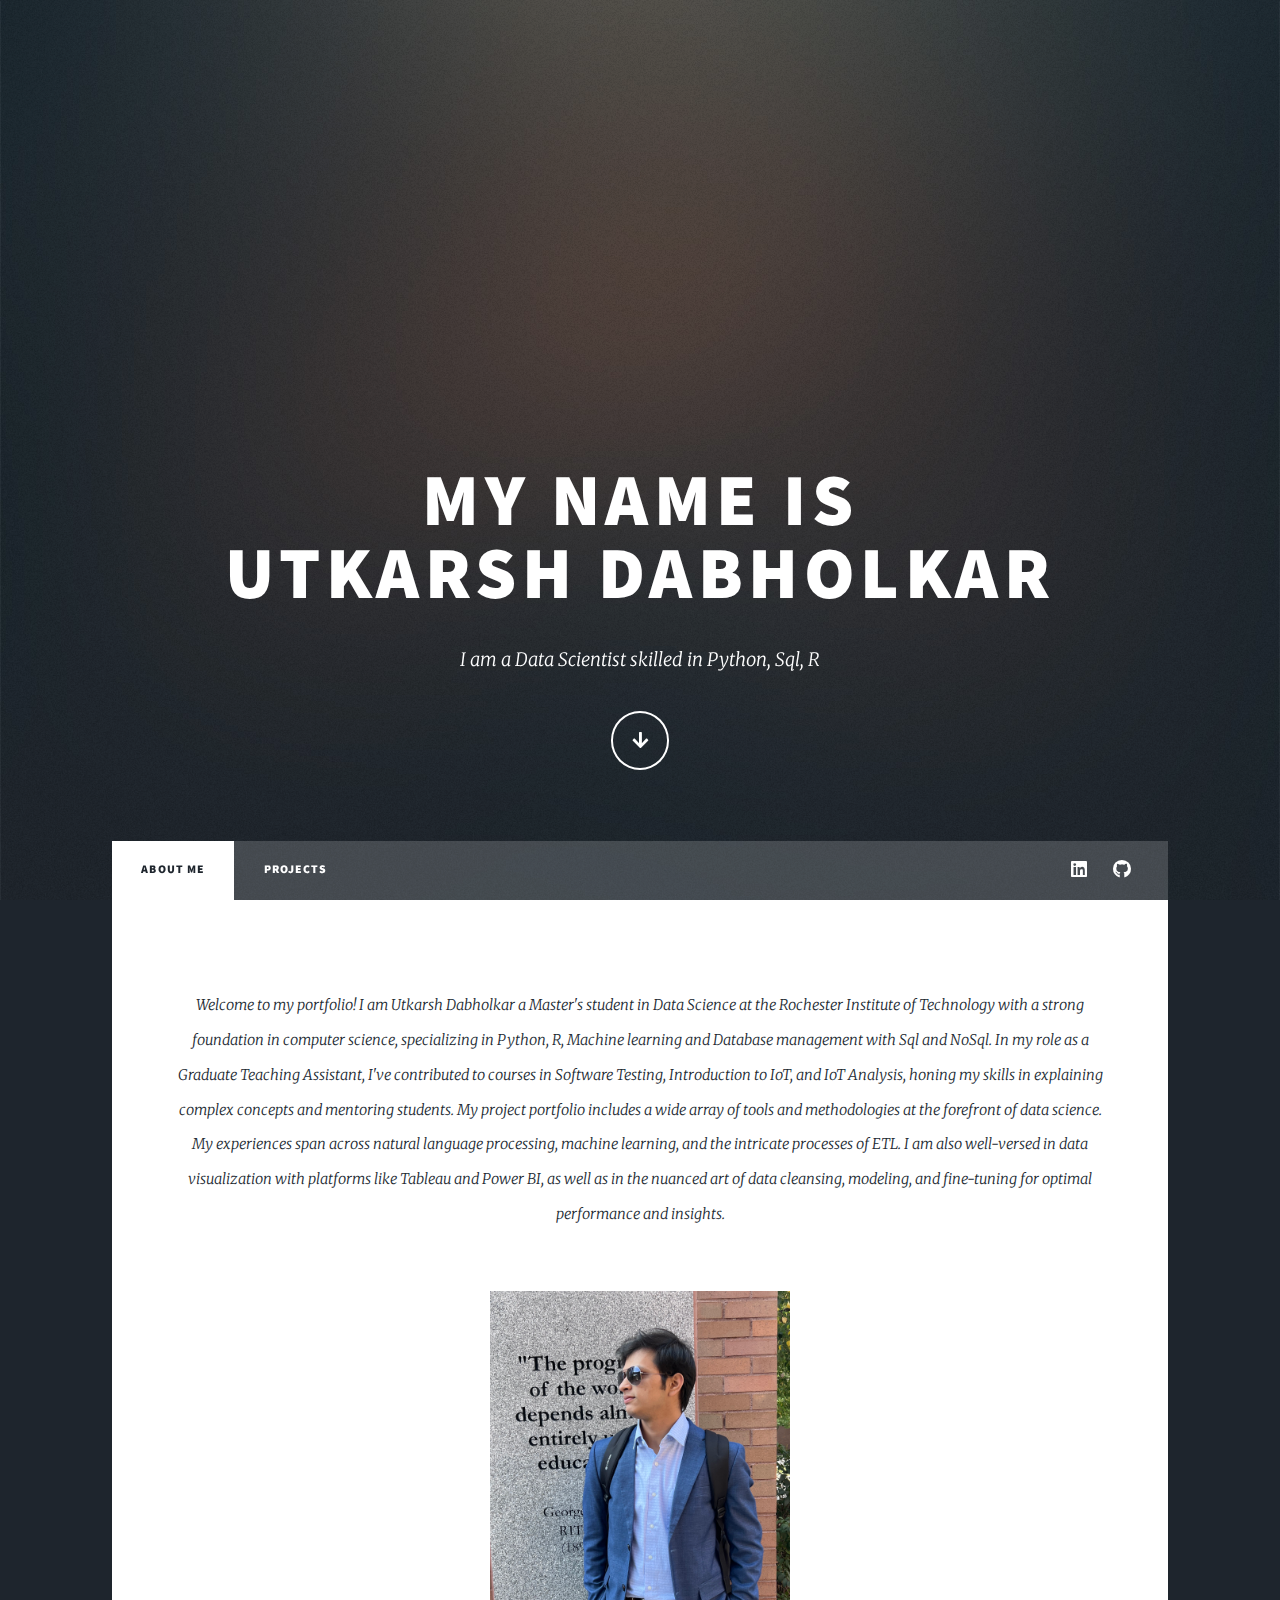
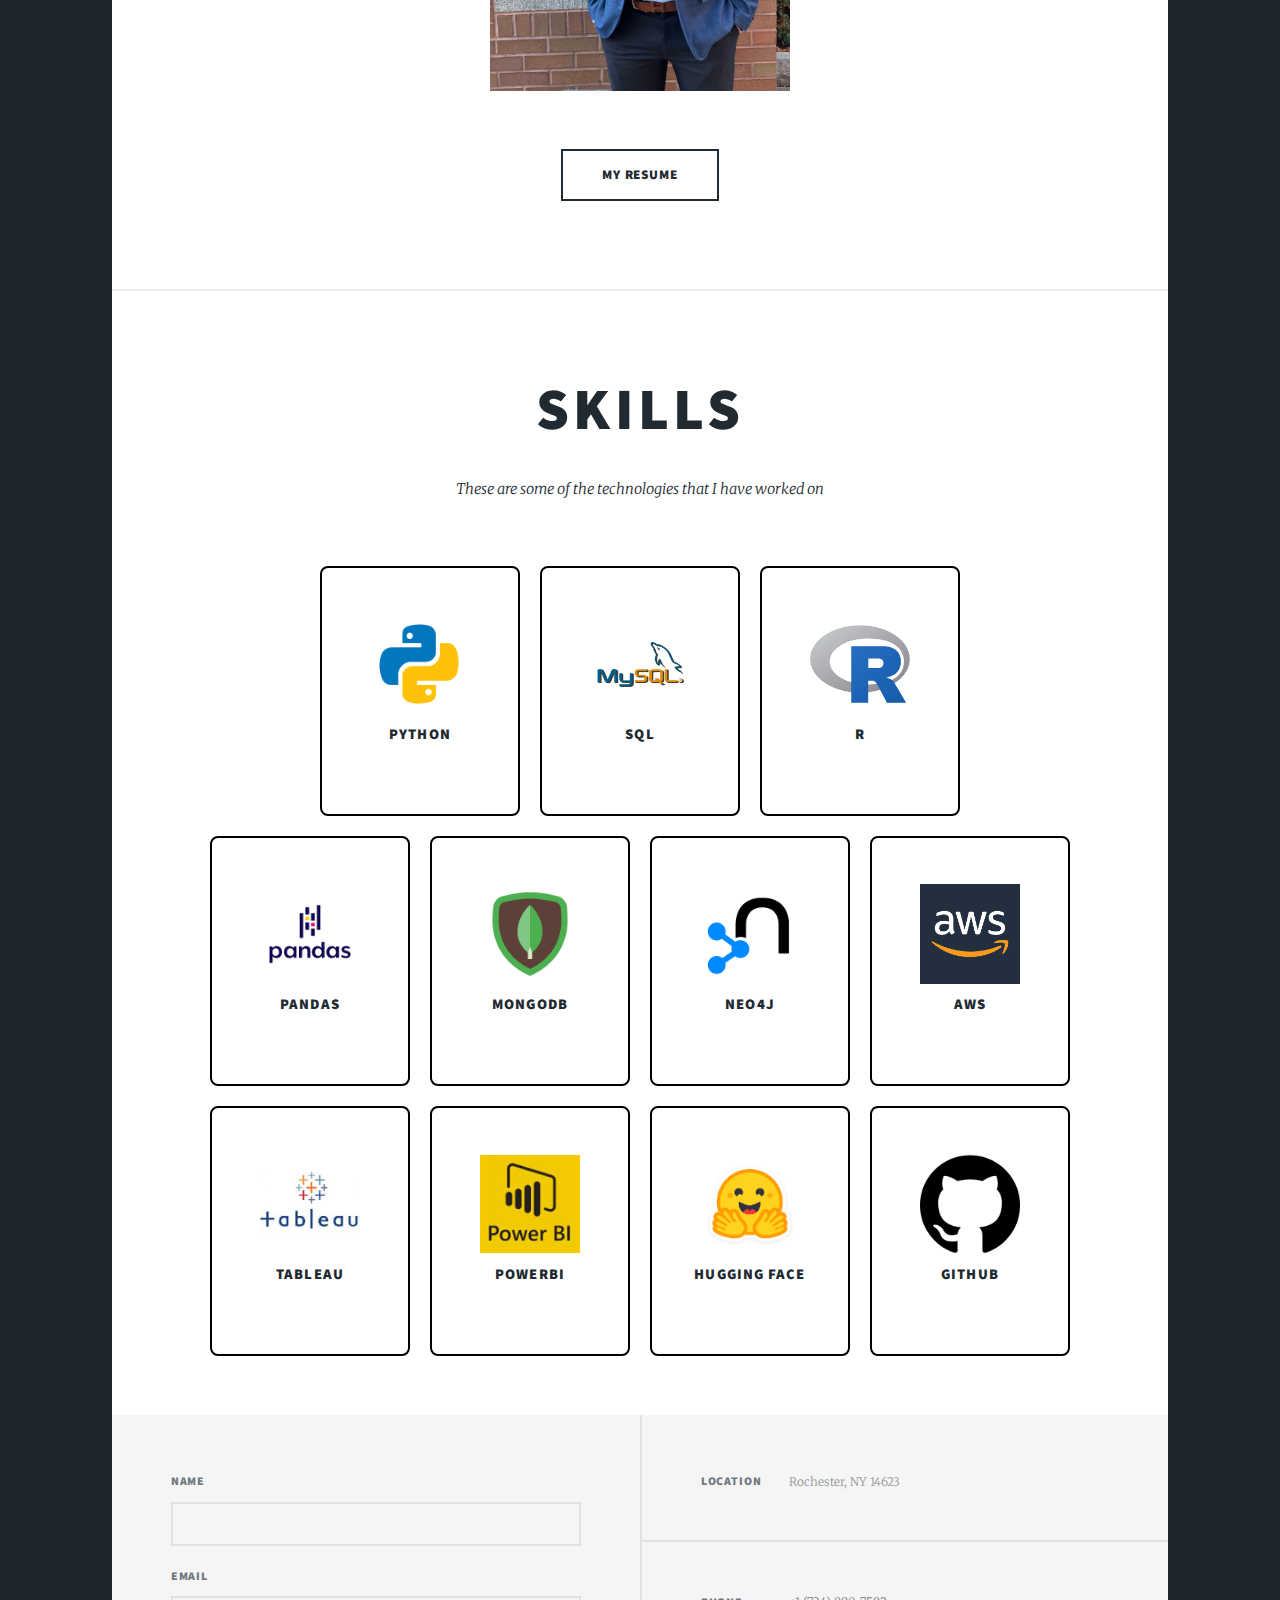
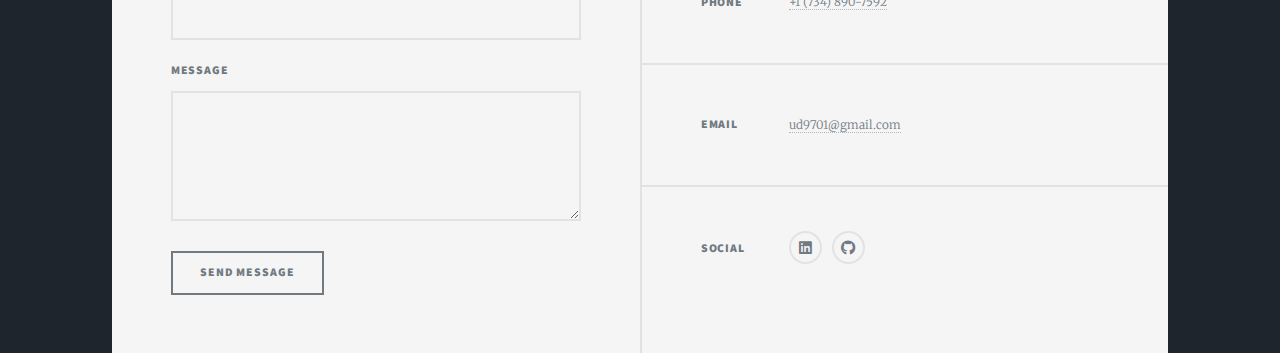
<file: index.html>
<!DOCTYPE HTML>
<!--
	Massively by HTML5 UP
	html5up.net | @ajlkn
	Free for personal and commercial use under the CCA 3.0 license (html5up.net/license)
-->
<html>
	<head>
		<title>Utkarsh Dabholkar's portfolio</title>
		<meta charset="utf-8" />
		<meta name="viewport" content="width=device-width, initial-scale=1, user-scalable=no" />
		<link rel="stylesheet" href="assets/css/main.css" />
		<noscript><link rel="stylesheet" href="assets/css/noscript.css" /></noscript>
	</head>
	<body class="is-preload">

		<!-- Wrapper -->
			<div id="wrapper" class="fade-in">

				<!-- Intro -->
					<div id="intro">
						<h1>My name is<br />
						Utkarsh Dabholkar</h1>
						<p>I am a Data Scientist skilled in Python, Sql, R </p>
						<ul class="actions">
							<li><a href="#first-post" class="button icon solid solo fa-arrow-down scrolly">Continue</a></li>
						</ul>
					</div>
				<!-- Nav -->
					<nav id="nav">
						<ul class="links">
							<li class="active"><a href="index.html">About Me</a></li>
							<li><a href="generic.html">Projects</a></li>
						</ul>
						<ul class="icons">
							<li>
								<a href="https://www.linkedin.com/in/utkarsh-dabholkar/" class="icon brands alt fa-linkedin"><span class="label">Linkedin</span></a></li>
								<li><a href="https://github.com/dabholkar-utkarsh" class="icon brands alt fa-github"><span class="label">GitHub</span></a></li>
							</ul>
					</nav>

				<!-- Main -->
					<div id="main">

						<!-- Featured Post -->
							<article class="post featured" id="first-post">
								<header class="major">
									<p>Welcome to my portfolio! I am Utkarsh Dabholkar a Master's student in Data Science at the Rochester Institute of Technology with a strong foundation in computer science, specializing in Python, R, Machine learning and Database management with Sql and NoSql. In my role as a Graduate Teaching Assistant, I've contributed to courses in Software Testing, Introduction to IoT, and IoT Analysis, honing my skills in explaining complex concepts and mentoring students. My project portfolio includes a wide array of tools and methodologies at the forefront of data science. My experiences span across natural language processing, machine learning, and the intricate processes of ETL. I am also well-versed in data visualization with platforms like Tableau and Power BI, as well as in the nuanced art of data cleansing, modeling, and fine-tuning for optimal performance and insights.
									</p>
								</header>
								<a href="#" class="image main" style="display: flex; justify-content: center;">
									<img src="images/Utkarsh2.jpeg" alt="" style="max-width: 300px; width: auto; height: auto;"/>
								  </a> 
								<ul class="actions special">
									<li><a href="./Utkarsh_resume.pdf" class="button large">My Resume</a></li>
								</ul>
							</article>
							<!-- Skills Section -->
							<section id="skills" class="post">
								<header class="major">
									<h2>Skills</h2>
									<p>These are some of the technologies that I have worked on</p>
								</header>
								<div class="skills-grid">
									<!-- Skill Item -->
									<div class="skill-box">
										<img src="images/python.png" alt="Python">
										<h3>Python</h3>
									</div>
									<!-- Skill Item -->
									<div class="skill-box">
										<img src="images/mysql_PNG29.png" alt="SQL">
										<h3>SQL</h3>
									</div>
									<!-- Skill Item -->
									<div class="skill-box">
										<img src="images/R.png" alt="R">
										<h3>R</h3>
									</div>
									<div class="skills-grid">
									<!-- Skill Item -->
									<div class="skill-box">
										<img src="images/Pandas.png" alt="Pandas">
										<h3>Pandas</h3>
									</div>
									<!-- Skill Item -->
									<div class="skill-box">
										<img src="images/mongodb.4d1763a20af23f3dbc1d.png" alt="MongoDB">
										<h3>MongoDB</h3>
									</div>
									<!-- Skill Item -->
									<div class="skill-box">
										<img src="images/neo4j.png" alt="Neo4j">											
										<h3>Neo4j</h3>
									</div>
									<!-- Skill Item -->
									<div class="skill-box">
										<img src="images/AWS.jpeg" alt="AWS">
										<h3>AWS</h3>
									</div>
									<!-- Skill Item -->
									<div class="skill-box">
										<img src="images/tableau.jpeg" alt="Tableau">
										<h3>Tableau</h3>
									</div>
									<!-- Skill Item -->
									<div class="skill-box">
										<img src="images/PowerBI.jpeg" alt="PowerBI">
										<h3>PowerBI</h3>
									</div>
									<!-- Skill Item -->
									<div class="skill-box">
										<img src="images/Huggingface.png" alt="Hugging Face">
										<h3>Hugging Face</h3>
									</div>
									<!-- Skill Item -->
									<div class="skill-box">
										<img src="images/Git.png" alt="github">
										<h3>GitHub</h3>
									</div>
								</div>
							</section>								
					</div>
					

				<!-- Footer -->
					<footer id="footer">
						<section>
							<form method="post" action="https://getform.io/f/4a705099-5f19-4095-9884-b30ad4f62e05">
								<div class="fields">
									<div class="field">
										<label for="name">Name</label>
										<input type="text" name="name" id="name" />
									</div>
									<div class="field">
										<label for="email">Email</label>
										<input type="text" name="email" id="email" />
									</div>
									<div class="field">
										<label for="message">Message</label>
										<textarea name="message" id="message" rows="3"></textarea>
									</div>
								</div>
								<ul class="actions">
									<li><input type="submit" value="Send Message" /></li>
								</ul>
							</form>
						</section>
						<section class="split contact">
							<section class="alt">
								<h3>Location</h3>
								<p>Rochester, NY 14623<br /></p>
							</section>
							<section>
								<h3>Phone</h3>
								<p><a href="#">+1 (734) 890-7592</a></p>
							</section>
							<section>
								<h3>Email</h3>
								<p><a href="#">ud9701@gmail.com</a></p>
							</section>
							<section>
								<h3>Social</h3>
								<ul class="icons alt">
									<li><a href="https://www.linkedin.com/in/utkarsh-dabholkar/" class="icon brands alt fa-linkedin"><span class="label">Linkedin</span></a></li>
									<li><a href="https://github.com/dabholkar-utkarsh" class="icon brands alt fa-github"><span class="label">GitHub</span></a></li>
								</ul>
							</section>
						</section>
					</footer>

			</div>

		<!-- Scripts -->
			<script src="assets/js/jquery.min.js"></script>
			<script src="assets/js/jquery.scrollex.min.js"></script>
			<script src="assets/js/jquery.scrolly.min.js"></script>
			<script src="assets/js/browser.min.js"></script>
			<script src="assets/js/breakpoints.min.js"></script>
			<script src="assets/js/util.js"></script>
			<script src="assets/js/main.js"></script>

	</body>
</html>
</file>
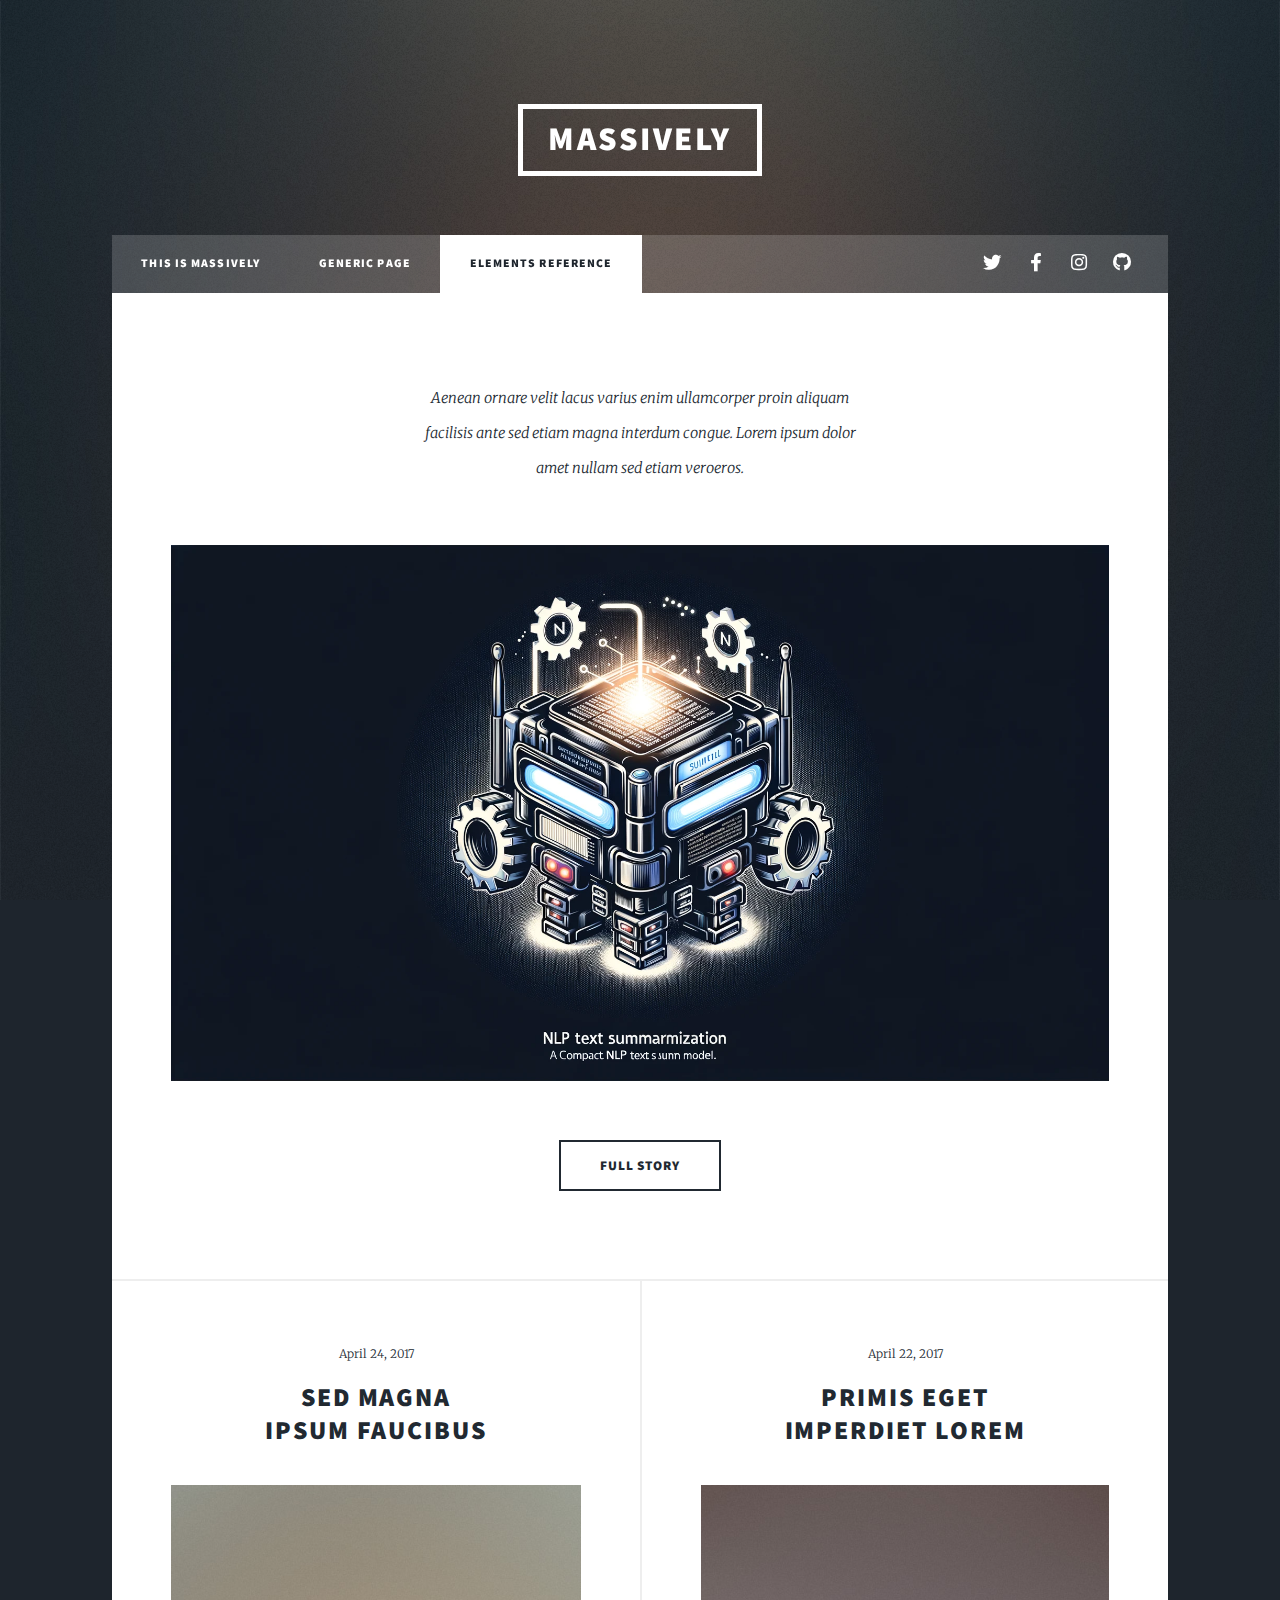
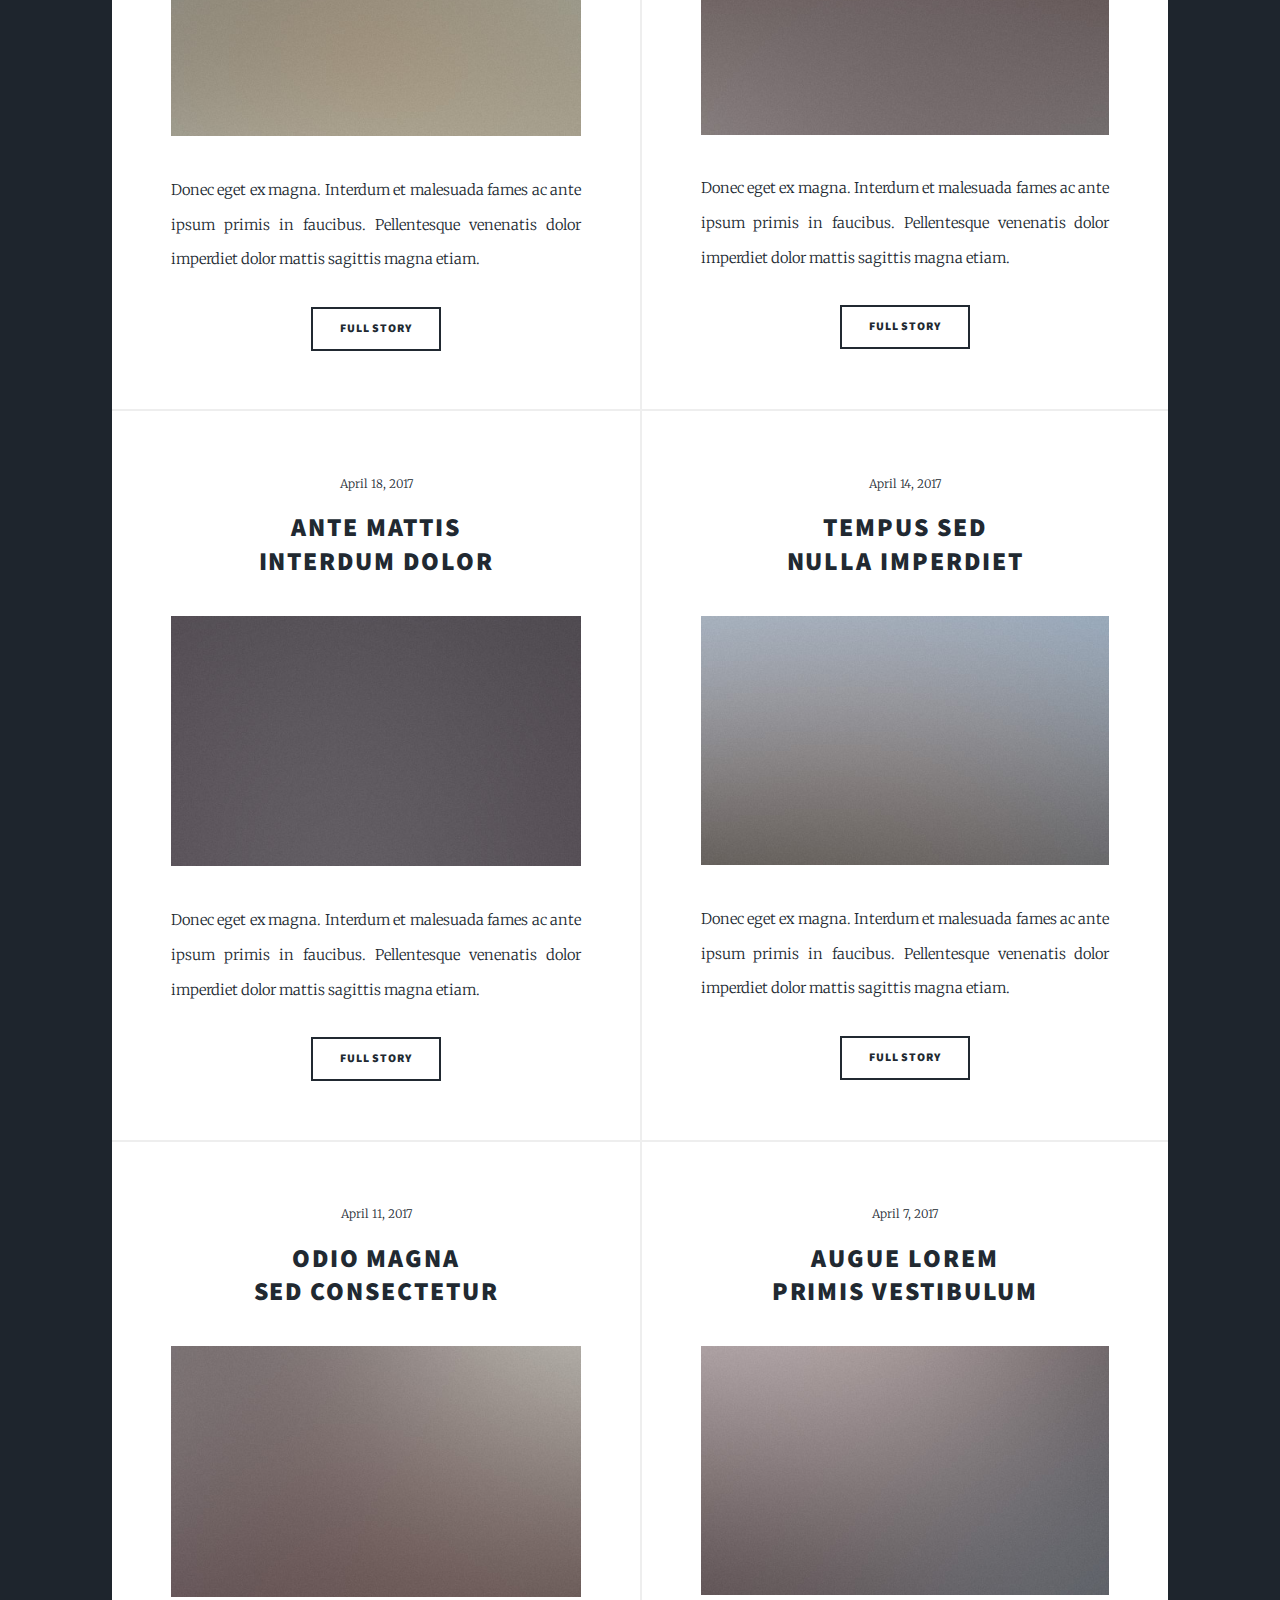
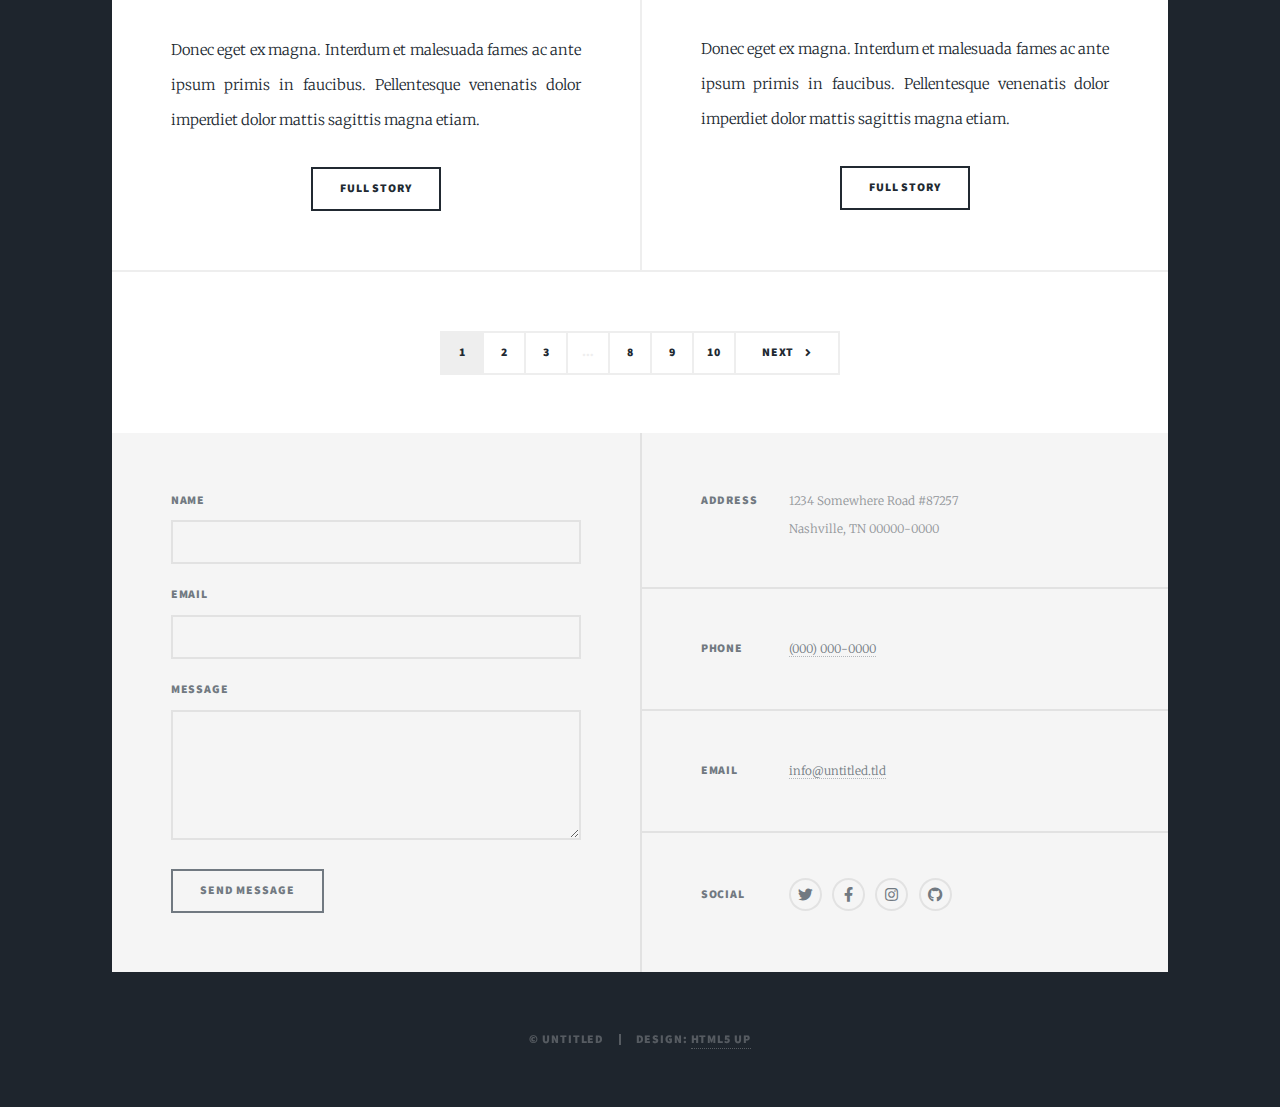
<file: elements.html>
<!DOCTYPE HTML>
<!--
	Massively by HTML5 UP
	html5up.net | @ajlkn
	Free for personal and commercial use under the CCA 3.0 license (html5up.net/license)
-->
<html>
	<head>
		<title>Elements Reference - Massively by HTML5 UP</title>
		<meta charset="utf-8" />
		<meta name="viewport" content="width=device-width, initial-scale=1, user-scalable=no" />
		<link rel="stylesheet" href="assets/css/main.css" />
		<noscript><link rel="stylesheet" href="assets/css/noscript.css" /></noscript>
	</head>
	<body class="is-preload">

		<!-- Wrapper -->
			<div id="wrapper">

				<!-- Header -->
					<header id="header">
						<a href="index.html" class="logo">Massively</a>
					</header>

				<!-- Nav -->
					<nav id="nav">
						<ul class="links">
							<li><a href="index.html">This is Massively</a></li>
							<li><a href="generic.html">Generic Page</a></li>
							<li class="active"><a href="elements.html">Elements Reference</a></li>
						</ul>
						<ul class="icons">
							<li><a href="#" class="icon brands fa-twitter"><span class="label">Twitter</span></a></li>
							<li><a href="#" class="icon brands fa-facebook-f"><span class="label">Facebook</span></a></li>
							<li><a href="#" class="icon brands fa-instagram"><span class="label">Instagram</span></a></li>
							<li><a href="#" class="icon brands fa-github"><span class="label">GitHub</span></a></li>
						</ul>
					</nav>

				<!-- Main -->
				<div id="main">

					<!-- Featured Post -->
						<article class="post featured">
							<header class="major">
								<p>Aenean ornare velit lacus varius enim ullamcorper proin aliquam<br />
								facilisis ante sed etiam magna interdum congue. Lorem ipsum dolor<br />
								amet nullam sed etiam veroeros.</p>
							</header>
							<a href="#" class="image main"><img src="images/pic01.jpg" alt="" /></a>
							<ul class="actions special">
								<li><a href="#" class="button large">Full Story</a></li>
							</ul>
						</article>

					<!-- Posts -->
						<section class="posts">
							<article>
								<header>
									<span class="date">April 24, 2017</span>
									<h2><a href="#">Sed magna<br />
									ipsum faucibus</a></h2>
								</header>
								<a href="#" class="image fit"><img src="images/pic02.jpg" alt="" /></a>
								<p>Donec eget ex magna. Interdum et malesuada fames ac ante ipsum primis in faucibus. Pellentesque venenatis dolor imperdiet dolor mattis sagittis magna etiam.</p>
								<ul class="actions special">
									<li><a href="#" class="button">Full Story</a></li>
								</ul>
							</article>
							<article>
								<header>
									<span class="date">April 22, 2017</span>
									<h2><a href="#">Primis eget<br />
									imperdiet lorem</a></h2>
								</header>
								<a href="#" class="image fit"><img src="images/pic03.jpg" alt="" /></a>
								<p>Donec eget ex magna. Interdum et malesuada fames ac ante ipsum primis in faucibus. Pellentesque venenatis dolor imperdiet dolor mattis sagittis magna etiam.</p>
								<ul class="actions special">
									<li><a href="#" class="button">Full Story</a></li>
								</ul>
							</article>
							<article>
								<header>
									<span class="date">April 18, 2017</span>
									<h2><a href="#">Ante mattis<br />
									interdum dolor</a></h2>
								</header>
								<a href="#" class="image fit"><img src="images/pic04.jpg" alt="" /></a>
								<p>Donec eget ex magna. Interdum et malesuada fames ac ante ipsum primis in faucibus. Pellentesque venenatis dolor imperdiet dolor mattis sagittis magna etiam.</p>
								<ul class="actions special">
									<li><a href="#" class="button">Full Story</a></li>
								</ul>
							</article>
							<article>
								<header>
									<span class="date">April 14, 2017</span>
									<h2><a href="#">Tempus sed<br />
									nulla imperdiet</a></h2>
								</header>
								<a href="#" class="image fit"><img src="images/pic05.jpg" alt="" /></a>
								<p>Donec eget ex magna. Interdum et malesuada fames ac ante ipsum primis in faucibus. Pellentesque venenatis dolor imperdiet dolor mattis sagittis magna etiam.</p>
								<ul class="actions special">
									<li><a href="#" class="button">Full Story</a></li>
								</ul>
							</article>
							<article>
								<header>
									<span class="date">April 11, 2017</span>
									<h2><a href="#">Odio magna<br />
									sed consectetur</a></h2>
								</header>
								<a href="#" class="image fit"><img src="images/pic06.jpg" alt="" /></a>
								<p>Donec eget ex magna. Interdum et malesuada fames ac ante ipsum primis in faucibus. Pellentesque venenatis dolor imperdiet dolor mattis sagittis magna etiam.</p>
								<ul class="actions special">
									<li><a href="#" class="button">Full Story</a></li>
								</ul>
							</article>
							<article>
								<header>
									<span class="date">April 7, 2017</span>
									<h2><a href="#">Augue lorem<br />
									primis vestibulum</a></h2>
								</header>
								<a href="#" class="image fit"><img src="images/pic07.jpg" alt="" /></a>
								<p>Donec eget ex magna. Interdum et malesuada fames ac ante ipsum primis in faucibus. Pellentesque venenatis dolor imperdiet dolor mattis sagittis magna etiam.</p>
								<ul class="actions special">
									<li><a href="#" class="button">Full Story</a></li>
								</ul>
							</article>
						</section>

					<!-- Footer -->
						<footer>
							<div class="pagination">
								<!--<a href="#" class="previous">Prev</a>-->
								<a href="#" class="page active">1</a>
								<a href="#" class="page">2</a>
								<a href="#" class="page">3</a>
								<span class="extra">&hellip;</span>
								<a href="#" class="page">8</a>
								<a href="#" class="page">9</a>
								<a href="#" class="page">10</a>
								<a href="#" class="next">Next</a>
							</div>
						</footer>

				</div>

			<!-- Footer -->
				<footer id="footer">
					<section>
						<form method="post" action="#">
							<div class="fields">
								<div class="field">
									<label for="name">Name</label>
									<input type="text" name="name" id="name" />
								</div>
								<div class="field">
									<label for="email">Email</label>
									<input type="text" name="email" id="email" />
								</div>
								<div class="field">
									<label for="message">Message</label>
									<textarea name="message" id="message" rows="3"></textarea>
								</div>
							</div>
							<ul class="actions">
								<li><input type="submit" value="Send Message" /></li>
							</ul>
						</form>
					</section>
					<section class="split contact">
						<section class="alt">
							<h3>Address</h3>
							<p>1234 Somewhere Road #87257<br />
							Nashville, TN 00000-0000</p>
						</section>
						<section>
							<h3>Phone</h3>
							<p><a href="#">(000) 000-0000</a></p>
						</section>
						<section>
							<h3>Email</h3>
							<p><a href="#">info@untitled.tld</a></p>
						</section>
						<section>
							<h3>Social</h3>
							<ul class="icons alt">
								<li><a href="#" class="icon brands alt fa-twitter"><span class="label">Twitter</span></a></li>
								<li><a href="#" class="icon brands alt fa-facebook-f"><span class="label">Facebook</span></a></li>
								<li><a href="#" class="icon brands alt fa-instagram"><span class="label">Instagram</span></a></li>
								<li><a href="#" class="icon brands alt fa-github"><span class="label">GitHub</span></a></li>
							</ul>
						</section>
					</section>
				</footer>
				<!-- Copyright -->
					<div id="copyright">
						<ul><li>&copy; Untitled</li><li>Design: <a href="https://html5up.net">HTML5 UP</a></li></ul>
					</div>

			</div>

		<!-- Scripts -->
			<script src="assets/js/jquery.min.js"></script>
			<script src="assets/js/jquery.scrollex.min.js"></script>
			<script src="assets/js/jquery.scrolly.min.js"></script>
			<script src="assets/js/browser.min.js"></script>
			<script src="assets/js/breakpoints.min.js"></script>
			<script src="assets/js/util.js"></script>
			<script src="assets/js/main.js"></script>

	</body>
</html>
</file>
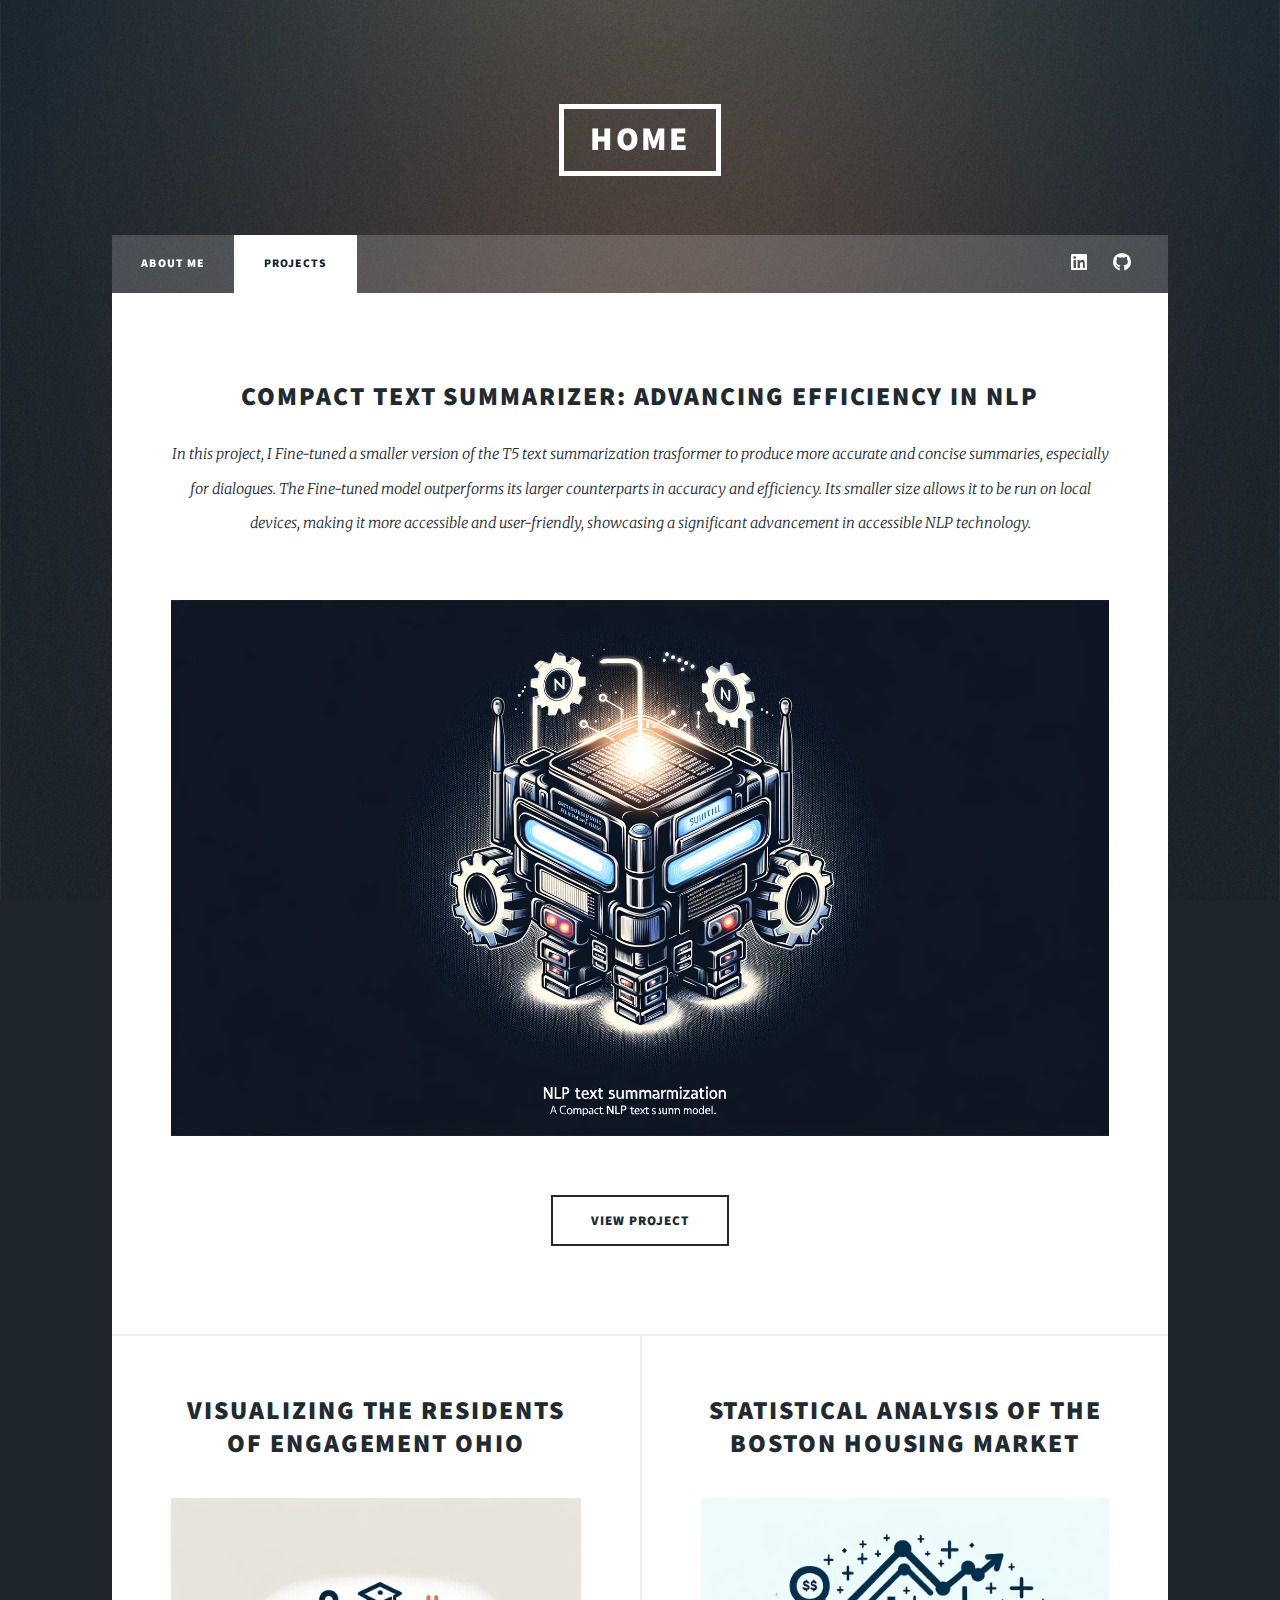
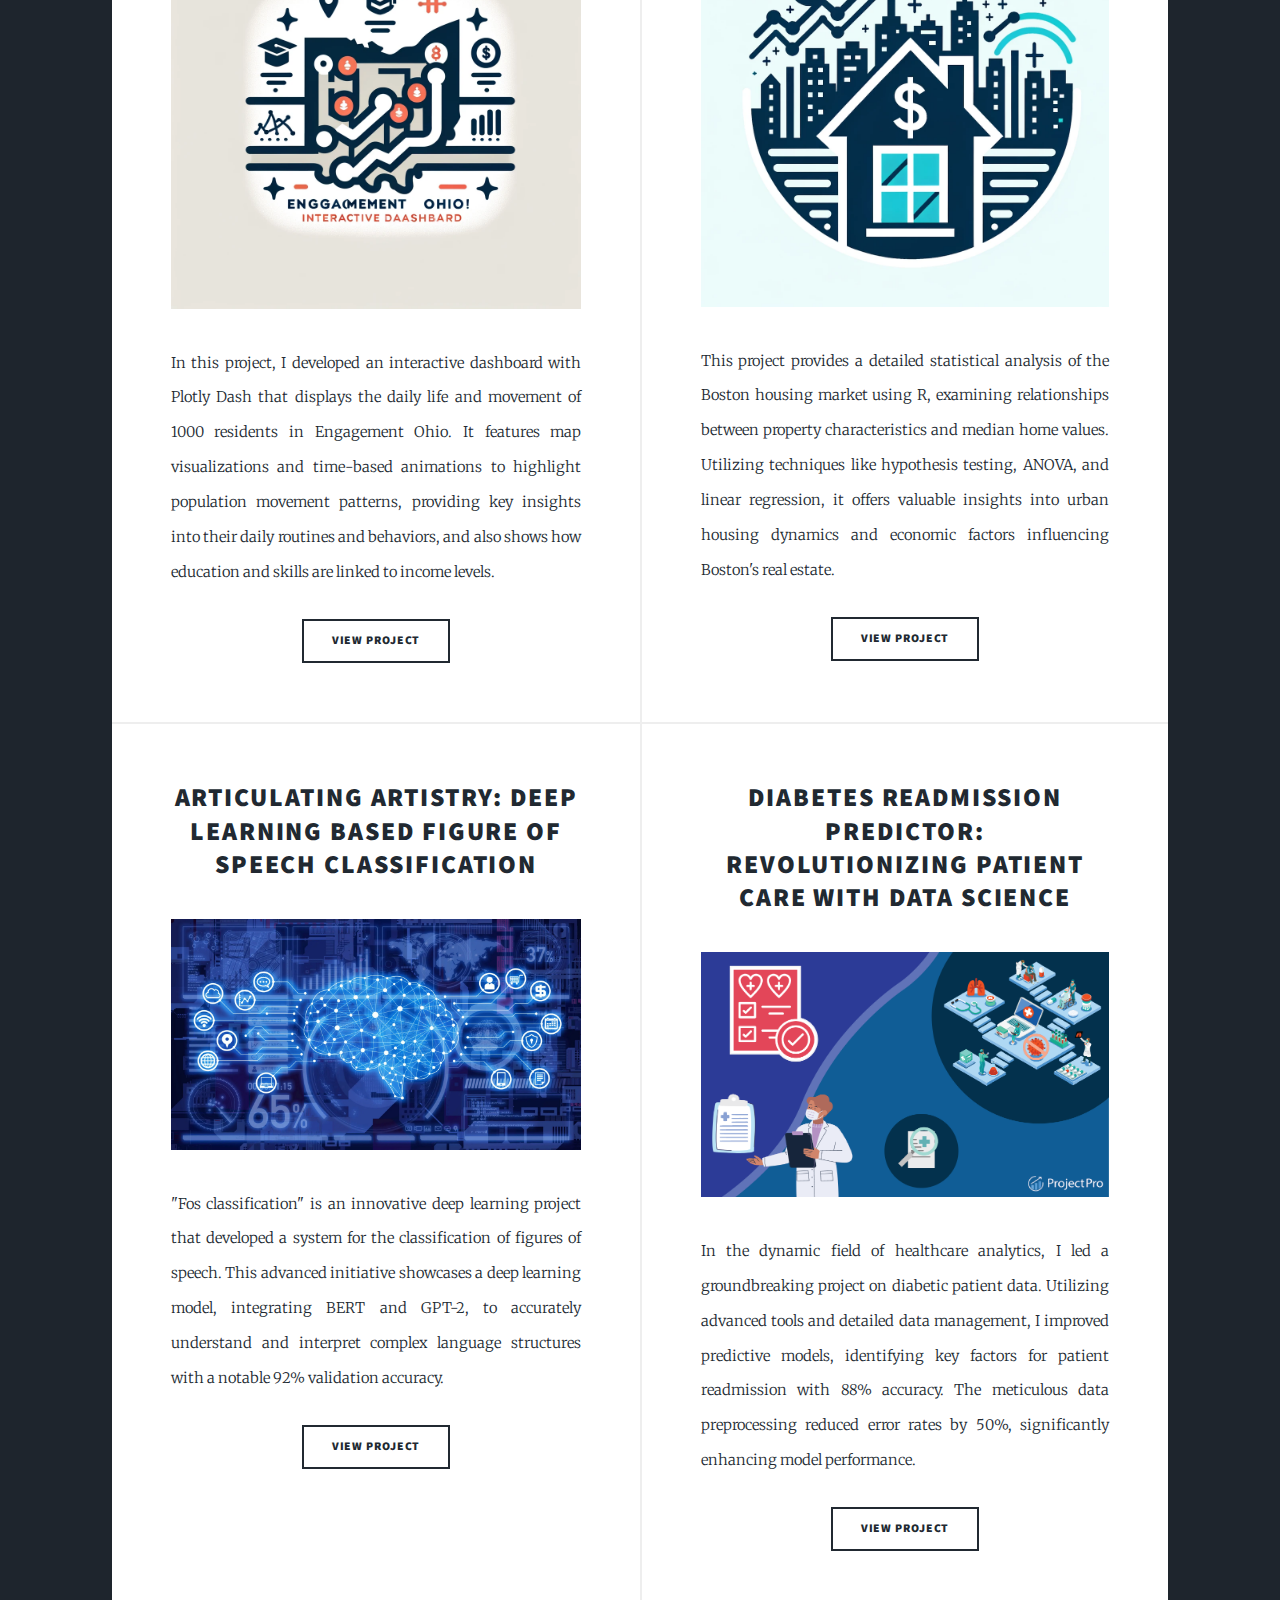
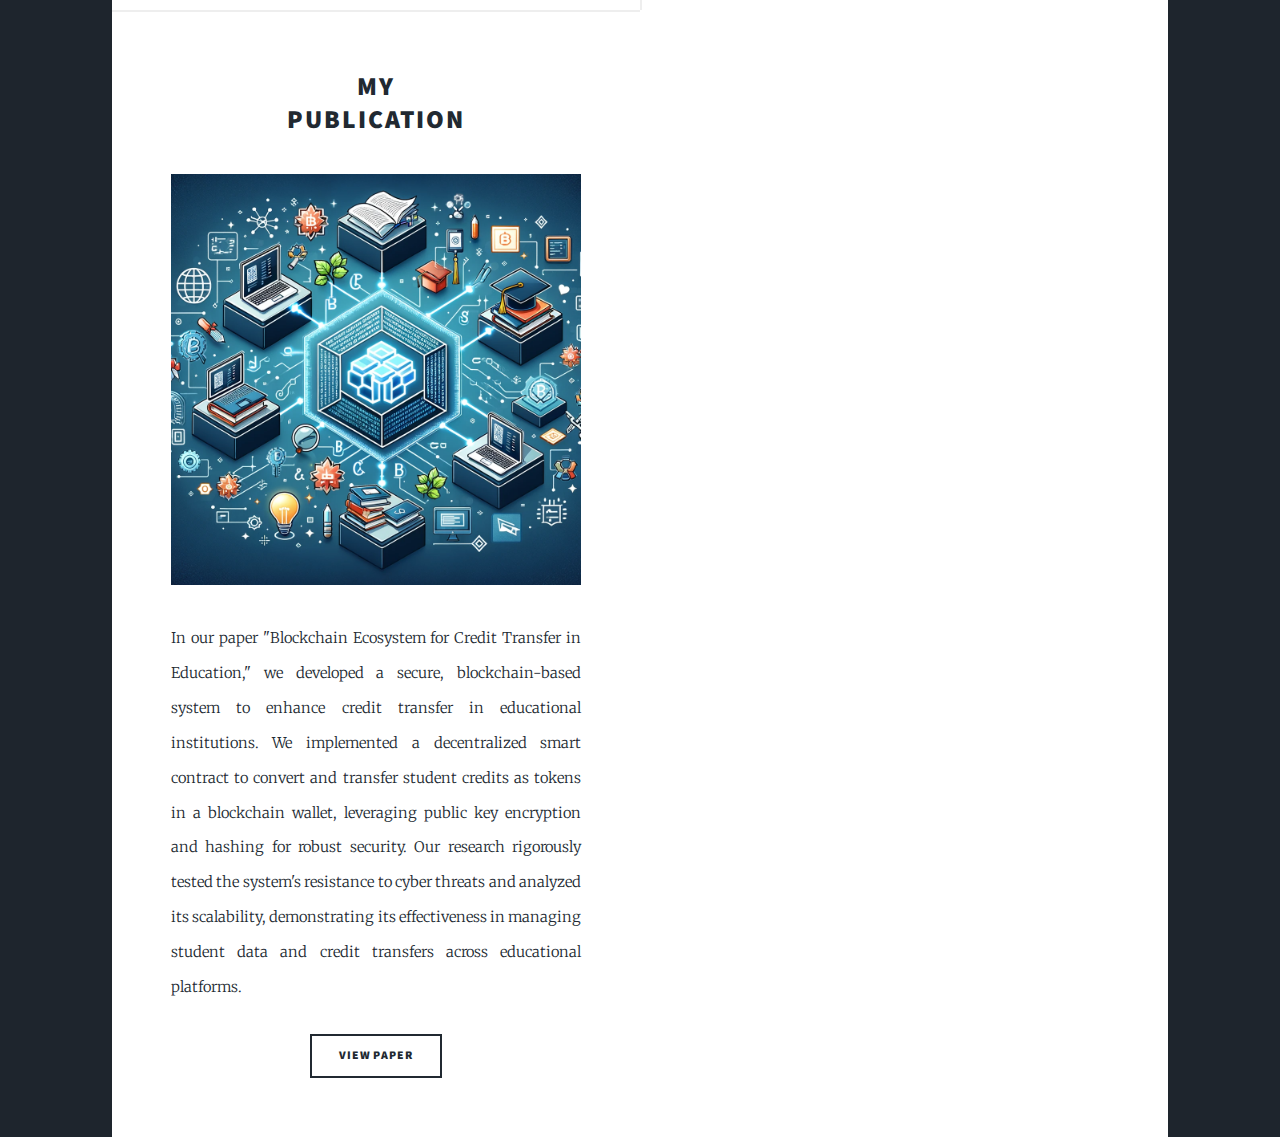
<file: generic.html>
<!DOCTYPE HTML>
<!--
	Massively by HTML5 UP
	html5up.net | @ajlkn
	Free for personal and commercial use under the CCA 3.0 license (html5up.net/license)
-->
<html>
	<head>
		<title>Generic Page - Massively by HTML5 UP</title>
		<meta charset="utf-8" />
		<meta name="viewport" content="width=device-width, initial-scale=1, user-scalable=no" />
		<link rel="stylesheet" href="assets/css/main.css" />
		<noscript><link rel="stylesheet" href="assets/css/noscript.css" /></noscript>
	</head>
	<body class="is-preload">

		<!-- Wrapper -->
			<div id="wrapper">

				<!-- Header -->
					<header id="header">
						<a href="index.html" class="logo">Home</a>
					</header>

				<!-- Nav -->
					<nav id="nav">
						<ul class="links">
							<li><a href="index.html">About me</a></li>
							<li class="active"><a href="generic.html">Projects</a></li>
						</ul>
						<ul class="icons">
								<li>
									<a href="https://www.linkedin.com/in/utkarsh-dabholkar/" class="icon brands alt fa-linkedin"><span class="label">Linkedin</span></a></li>
									<li><a href="https://github.com/dabholkar-utkarsh" class="icon brands alt fa-github"><span class="label">GitHub</span></a></li>
								</ul>
						</nav>

				<!-- Main -->
				<div id="main">

					<!-- Featured Post -->
						<article class="post featured">
							<h2><a href="#">Compact Text Summarizer: Advancing Efficiency in NLP <br /></a></h2>
							<header class="major">
								<p>In this project, I Fine-tuned a smaller version of the T5 text summarization trasformer to produce more accurate and concise summaries, especially for dialogues.
								The Fine-tuned model outperforms its larger counterparts in accuracy and efficiency. 
								Its smaller size allows it to be run on local devices, making it more accessible and user-friendly, showcasing a significant advancement in accessible NLP technology.
								
								</p>
							</header>
							<a href="#" class="image main"><img src="images/pic01.jpg" alt="" style="max-width: auto; height: auto; display: inline-block; vertical-align: middle;"  /></a>
							<ul class="actions special">
								<li><a href="https://huggingface.co/Utkarsh124/Utkarsh-t5small-samsum" class="button large">View Project</a></li>
							</ul>
						</article>

					<!-- Posts -->
						<section class="posts">
							<article>
								<header>
									<h2><a href="#">Visualizing the Residents of Engagement Ohio<br /></a></h2>
								</header>
								<a href="#" class="image fit"><img src="images/Dashboard.png" alt="" /></a>
								<p>In this project, I developed an interactive dashboard with Plotly Dash that displays the daily life and movement of 1000 residents in Engagement Ohio. It features map visualizations and time-based animations to highlight population movement patterns, providing key insights into their daily routines and behaviors, and also shows how education and skills are linked to income levels.</p>
								<ul class="actions special">
									<li><a href="https://github.com/dabholkar-utkarsh/Visualizing_Residents_Engagement" class="button">view project</a></li>
								</ul>
							</article>
							<article>
								<header>
									<h2><a href="#">Statistical Analysis of the Boston Housing Market<br />
									</a></h2>
								</header>
								<a href="#" class="image fit"><img src="images/Boston.png" alt="" /></a>
								<p>This project provides a detailed statistical analysis of the Boston housing market using R, examining relationships between property characteristics and median home values. Utilizing techniques like hypothesis testing, ANOVA, and linear regression, it offers valuable insights into urban housing dynamics and economic factors influencing Boston's real estate.</p>
								<ul class="actions special">
									<li><a href="https://github.com/dabholkar-utkarsh/Statistical-Analysis-of-the-Boston-Housing-Market" class="button">View Project</a></li>
								</ul>
							</article>
							<article>
								<header>
									<h2><a href="#"> Articulating Artistry: Deep Learning Based Figure of Speech Classification <br />
									</a></h2>
								</header>
								<a href="#" class="image fit"><img src="images/deep.webp" alt="" /></a>
								<p>"Fos classification" is an innovative deep learning project that developed a system for the classification of figures of speech. This advanced initiative showcases a deep learning model, integrating BERT and GPT-2, to accurately understand and interpret complex language structures with a notable 92% validation accuracy.</p>
								<ul class="actions special">
									<li><a href="https://github.com/dabholkar-utkarsh/Figure-Of-Speech-Classifier" class="button">view project</a></li>
								</ul>
							</article>
							<article>
								<header></header>
									<h2><a href="#">Diabetes Readmission Predictor:<br />
										Revolutionizing Patient Care with Data Science</a></h2>
								</header>
								<a href="#" class="image fit"><img src="images/health.png" alt="" /></a>
								<p>In the dynamic field of healthcare analytics, I led a groundbreaking project on diabetic patient data. Utilizing advanced tools and detailed data management, I improved predictive models, identifying key factors for patient readmission with 88% accuracy. The meticulous data preprocessing reduced error rates by 50%, significantly enhancing model performance.</p>
								<ul class="actions special">
									<li><a href="https://github.com/dabholkar-utkarsh/Diabetes-Readmission-Predictor" class="button">view project</a></li>
								</ul>
							</article>
						
							<article>
								<header>
									<h2><a href="#">My<br />
									Publication</a></h2>
								</header>
								<a href="#" class="image fit"><img src="images/publication.jpg" alt="" style="width: 200; height: auto;" /></a>
								<p>In our paper "Blockchain Ecosystem for Credit Transfer in Education," we developed a secure, blockchain-based system to enhance credit transfer in educational institutions. We implemented a decentralized smart contract to convert and transfer student credits as tokens in a blockchain wallet, leveraging public key encryption and hashing for robust security. Our research rigorously tested the system's resistance to cyber threats and analyzed its scalability, demonstrating its effectiveness in managing student data and credit transfers across educational platforms.</p>
								<ul class="actions special">
									<li><a href="https://www.hindawi.com/journals/mpe/2021/8526456/?utm_medium=author&utm_source=Hindawi" class="button">view paper</a></li>
								</ul>								
							</article>
						</section>

					

			</div>

		<!-- Scripts -->
			<script src="assets/js/jquery.min.js"></script>
			<script src="assets/js/jquery.scrollex.min.js"></script>
			<script src="assets/js/jquery.scrolly.min.js"></script>
			<script src="assets/js/browser.min.js"></script>
			<script src="assets/js/breakpoints.min.js"></script>
			<script src="assets/js/util.js"></script>
			<script src="assets/js/main.js"></script>

	</body>
</html>
</file>
<file: assets/css/main.css>
@import url(fontawesome-all.min.css);
@import url("https://fonts.googleapis.com/css?family=Merriweather:300,700,300italic,700italic|Source+Sans+Pro:900");

/*
	Massively by HTML5 UP
	html5up.net | @ajlkn
	Free for personal and commercial use under the CCA 3.0 license (html5up.net/license)
*/

html, body, div, span, applet, object,
iframe, h1, h2, h3, h4, h5, h6, p, blockquote,
pre, a, abbr, acronym, address, big, cite,
code, del, dfn, em, img, ins, kbd, q, s, samp,
small, strike, strong, sub, sup, tt, var, b,
u, i, center, dl, dt, dd, ol, ul, li, fieldset,
form, label, legend, table, caption, tbody,
tfoot, thead, tr, th, td, article, aside,
canvas, details, embed, figure, figcaption,
footer, header, hgroup, menu, nav, output, ruby,
section, summary, time, mark, audio, video {
	margin: 0;
	padding: 0;
	border: 0;
	font-size: 100%;
	font: inherit;
	vertical-align: baseline;}

article, aside, details, figcaption, figure,
footer, header, hgroup, menu, nav, section {
	display: block;}

body {
	line-height: 1;
}

ol, ul {
	list-style: none;
}

blockquote, q {
	quotes: none;
}

	blockquote:before, blockquote:after, q:before, q:after {
		content: '';
		content: none;
	}

table {
	border-collapse: collapse;
	border-spacing: 0;
}

body {
	-webkit-text-size-adjust: none;
}

mark {
	background-color: transparent;
	color: inherit;
}

input::-moz-focus-inner {
	border: 0;
	padding: 0;
}

input, select, textarea {
	-moz-appearance: none;
	-webkit-appearance: none;
	-ms-appearance: none;
	appearance: none;
}

html {
    scroll-behavior: smooth;
}

/* Basic */

	@-ms-viewport {
		width: device-width;
	}

	body {
		-ms-overflow-style: scrollbar;
	}

	@media screen and (max-width: 480px) {

		html, body {
			min-width: 320px;
		}

	}

	html {
		box-sizing: border-box;
	}

	*, *:before, *:after {
		box-sizing: inherit;
	}

	body {
		background-color: #1e252d;
	}

		body.is-preload *, body.is-preload *:before, body.is-preload *:after {
			-moz-animation: none !important;
			-webkit-animation: none !important;
			-ms-animation: none !important;
			animation: none !important;
			-moz-transition: none !important;
			-webkit-transition: none !important;
			-ms-transition: none !important;
			transition: none !important;
		}

		
/* Type */

	html {
		font-size: 16pt;
	}

		@media screen and (max-width: 1680px) {

			html {
				font-size: 12pt;
			}

		}

		@media screen and (max-width: 1280px) {

			html {
				font-size: 11pt;
			}

		}

		@media screen and (max-width: 360px) {

			html {
				font-size: 10pt;
			}

		}

	body {
		color: #212931;
	}

	body, input, select, textarea {
		font-family: "Merriweather", Georgia, serif;
		font-weight: 300;
		font-size: 1rem;
		line-height: 2.375;
	}

	a {
		-moz-transition: color 0.2s ease-in-out, background-color 0.2s ease-in-out, border-color 0.2s ease-in-out, box-shadow 0.2s ease-in-out;
		-webkit-transition: color 0.2s ease-in-out, background-color 0.2s ease-in-out, border-color 0.2s ease-in-out, box-shadow 0.2s ease-in-out;
		-ms-transition: color 0.2s ease-in-out, background-color 0.2s ease-in-out, border-color 0.2s ease-in-out, box-shadow 0.2s ease-in-out;
		transition: color 0.2s ease-in-out, background-color 0.2s ease-in-out, border-color 0.2s ease-in-out, box-shadow 0.2s ease-in-out;
		border-bottom: dotted 1px;
		text-decoration: none;
	}

		a:hover {
			border-bottom-color: transparent;
		}

	strong, b {
		font-weight: 600;
	}

	em, i {
		font-style: italic;
	}

	p {
		text-align: justify;
		margin: 0 0 2rem 0;
	}

	h1, h2, h3, h4, h5, h6 {
		font-family: "Source Sans Pro", Helvetica, sans-serif;
		font-weight: 900;
		line-height: 1.5;
		letter-spacing: 0.075em;
		text-transform: uppercase;
		margin: 0 0 1rem 0;
	}

		h1 a, h2 a, h3 a, h4 a, h5 a, h6 a {
			border-bottom: 0;
			color: inherit;
			text-decoration: none;
		}

	h1 {
		font-size: 4rem;
		line-height: 1.1;
		margin: 0 0 2rem 0;
	}

	h2 {
		font-size: 1.75rem;
		line-height: 1.3;
		margin: 0 0 1.5rem 0;
	}

	h3 {
		font-size: 1.25rem;
		margin: 0 0 1.5rem 0;
	}

	h4 {
		font-size: 1rem;
	}

	h5 {
		font-size: 0.9rem;
	}

	h6 {
		font-size: 0.8rem;
	}

	sub {
		font-size: 0.8rem;
		position: relative;
		top: 0.5rem;
	}

	sup {
		font-size: 0.8rem;
		position: relative;
		top: -0.5rem;
	}

	blockquote {
		border-left: solid 4px;
		font-style: italic;
		margin: 0 0 2rem 0;
		padding: 0.5rem 0 0.5rem 2rem;
	}

	code {
		border: solid 2px;
		font-family: "Courier New", monospace;
		font-size: 0.9rem;
		margin: 0 0.25rem;
		padding: 0.25rem 0.65rem;
	}

	pre {
		-webkit-overflow-scrolling: touch;
		font-family: "Courier New", monospace;
		font-size: 0.9rem;
		margin: 0 0 2rem 0;
	}

		pre code {
			display: block;
			line-height: 1.75;
			padding: 1rem 1.5rem;
			overflow-x: auto;
		}

	hr {
		border: 0;
		border-bottom: solid 2px;
		margin: 3rem 0;
	}

		hr.major {
			margin: 5rem 0;
		}

	.align-left {
		text-align: left;
	}

	.align-center {
		text-align: center;
	}

	.align-right {
		text-align: right;
	}

	input, select, textarea {
		color: #212931;
	}

	a {
		color: #212931;
		border-bottom-color: rgba(33, 41, 49, 0.5);
	}

		a:hover {
			border-bottom-color: transparent;
			color: #18bfef !important;
		}

	strong, b {
		color: #212931;
	}

	h1, h2, h3, h4, h5, h6 {
		color: #212931;
	}

	blockquote {
		border-left-color: #eeeeee;
	}

	code {
		background: rgba(220, 220, 220, 0.25);
		border-color: #eeeeee;
	}

	hr {
		border-bottom-color: #eeeeee;
	}

/* Row */

	.row {
		display: flex;
		flex-wrap: wrap;
		box-sizing: border-box;
		align-items: stretch;
	}

		.row > * {
			box-sizing: border-box;
		}

		.row.gtr-uniform > * > :last-child {
			margin-bottom: 0;
		}

		.row.aln-left {
			justify-content: flex-start;
		}

		.row.aln-center {
			justify-content: center;
		}

		.row.aln-right {
			justify-content: flex-end;
		}

		.row.aln-top {
			align-items: flex-start;
		}

		.row.aln-middle {
			align-items: center;
		}

		.row.aln-bottom {
			align-items: flex-end;
		}

		.row > .imp {
			order: -1;
		}

		.row > .col-1 {
			width: 8.33333%;
		}

		.row > .off-1 {
			margin-left: 8.33333%;
		}

		.row > .col-2 {
			width: 16.66667%;
		}

		.row > .off-2 {
			margin-left: 16.66667%;
		}

		.row > .col-3 {
			width: 25%;
		}

		.row > .off-3 {
			margin-left: 25%;
		}

		.row > .col-4 {
			width: 33.33333%;
		}

		.row > .off-4 {
			margin-left: 33.33333%;
		}

		.row > .col-5 {
			width: 41.66667%;
		}

		.row > .off-5 {
			margin-left: 41.66667%;
		}

		.row > .col-6 {
			width: 50%;
		}

		.row > .off-6 {
			margin-left: 50%;
		}

		.row > .col-7 {
			width: 58.33333%;
		}

		.row > .off-7 {
			margin-left: 58.33333%;
		}

		.row > .col-8 {
			width: 66.66667%;
		}

		.row > .off-8 {
			margin-left: 66.66667%;
		}

		.row > .col-9 {
			width: 75%;
		}

		.row > .off-9 {
			margin-left: 75%;
		}

		.row > .col-10 {
			width: 83.33333%;
		}

		.row > .off-10 {
			margin-left: 83.33333%;
		}

		.row > .col-11 {
			width: 91.66667%;
		}

		.row > .off-11 {
			margin-left: 91.66667%;
		}

		.row > .col-12 {
			width: 100%;
		}

		.row > .off-12 {
			margin-left: 100%;
		}

		.row.gtr-0 {
			margin-top: 0;
			margin-left: 0rem;
		}

			.row.gtr-0 > * {
				padding: 0 0 0 0rem;
			}

			.row.gtr-0.gtr-uniform {
				margin-top: 0rem;
			}

				.row.gtr-0.gtr-uniform > * {
					padding-top: 0rem;
				}

		.row.gtr-25 {
			margin-top: 0;
			margin-left: -0.375rem;
		}

			.row.gtr-25 > * {
				padding: 0 0 0 0.375rem;
			}

			.row.gtr-25.gtr-uniform {
				margin-top: -0.375rem;
			}

				.row.gtr-25.gtr-uniform > * {
					padding-top: 0.375rem;
				}

		.row.gtr-50 {
			margin-top: 0;
			margin-left: -0.75rem;
		}

			.row.gtr-50 > * {
				padding: 0 0 0 0.75rem;
			}

			.row.gtr-50.gtr-uniform {
				margin-top: -0.75rem;
			}

				.row.gtr-50.gtr-uniform > * {
					padding-top: 0.75rem;
				}

		.row {
			margin-top: 0;
			margin-left: -1.5rem;
		}

			.row > * {
				padding: 0 0 0 1.5rem;
			}

			.row.gtr-uniform {
				margin-top: -1.5rem;
			}

				.row.gtr-uniform > * {
					padding-top: 1.5rem;
				}

		.row.gtr-150 {
			margin-top: 0;
			margin-left: -2.25rem;
		}

			.row.gtr-150 > * {
				padding: 0 0 0 2.25rem;
			}

			.row.gtr-150.gtr-uniform {
				margin-top: -2.25rem;
			}

				.row.gtr-150.gtr-uniform > * {
					padding-top: 2.25rem;
				}

		.row.gtr-200 {
			margin-top: 0;
			margin-left: -3rem;
		}

			.row.gtr-200 > * {
				padding: 0 0 0 3rem;
			}

			.row.gtr-200.gtr-uniform {
				margin-top: -3rem;
			}

				.row.gtr-200.gtr-uniform > * {
					padding-top: 3rem;
				}

		@media screen and (max-width: 1680px) {

			.row {
				display: flex;
				flex-wrap: wrap;
				box-sizing: border-box;
				align-items: stretch;
			}

				.row > * {
					box-sizing: border-box;
				}

				.row.gtr-uniform > * > :last-child {
					margin-bottom: 0;
				}

				.row.aln-left {
					justify-content: flex-start;
				}

				.row.aln-center {
					justify-content: center;
				}

				.row.aln-right {
					justify-content: flex-end;
				}

				.row.aln-top {
					align-items: flex-start;
				}

				.row.aln-middle {
					align-items: center;
				}

				.row.aln-bottom {
					align-items: flex-end;
				}

				.row > .imp-xlarge {
					order: -1;
				}

				.row > .col-1-xlarge {
					width: 8.33333%;
				}

				.row > .off-1-xlarge {
					margin-left: 8.33333%;
				}

				.row > .col-2-xlarge {
					width: 16.66667%;
				}

				.row > .off-2-xlarge {
					margin-left: 16.66667%;
				}

				.row > .col-3-xlarge {
					width: 25%;
				}

				.row > .off-3-xlarge {
					margin-left: 25%;
				}

				.row > .col-4-xlarge {
					width: 33.33333%;
				}

				.row > .off-4-xlarge {
					margin-left: 33.33333%;
				}

				.row > .col-5-xlarge {
					width: 41.66667%;
				}

				.row > .off-5-xlarge {
					margin-left: 41.66667%;
				}

				.row > .col-6-xlarge {
					width: 50%;
				}

				.row > .off-6-xlarge {
					margin-left: 50%;
				}

				.row > .col-7-xlarge {
					width: 58.33333%;
				}

				.row > .off-7-xlarge {
					margin-left: 58.33333%;
				}

				.row > .col-8-xlarge {
					width: 66.66667%;
				}

				.row > .off-8-xlarge {
					margin-left: 66.66667%;
				}

				.row > .col-9-xlarge {
					width: 75%;
				}

				.row > .off-9-xlarge {
					margin-left: 75%;
				}

				.row > .col-10-xlarge {
					width: 83.33333%;
				}

				.row > .off-10-xlarge {
					margin-left: 83.33333%;
				}

				.row > .col-11-xlarge {
					width: 91.66667%;
				}

				.row > .off-11-xlarge {
					margin-left: 91.66667%;
				}

				.row > .col-12-xlarge {
					width: 100%;
				}

				.row > .off-12-xlarge {
					margin-left: 100%;
				}

				.row.gtr-0 {
					margin-top: 0;
					margin-left: 0rem;
				}

					.row.gtr-0 > * {
						padding: 0 0 0 0rem;
					}

					.row.gtr-0.gtr-uniform {
						margin-top: 0rem;
					}

						.row.gtr-0.gtr-uniform > * {
							padding-top: 0rem;
						}

				.row.gtr-25 {
					margin-top: 0;
					margin-left: -0.375rem;
				}

					.row.gtr-25 > * {
						padding: 0 0 0 0.375rem;
					}

					.row.gtr-25.gtr-uniform {
						margin-top: -0.375rem;
					}

						.row.gtr-25.gtr-uniform > * {
							padding-top: 0.375rem;
						}

				.row.gtr-50 {
					margin-top: 0;
					margin-left: -0.75rem;
				}

					.row.gtr-50 > * {
						padding: 0 0 0 0.75rem;
					}

					.row.gtr-50.gtr-uniform {
						margin-top: -0.75rem;
					}

						.row.gtr-50.gtr-uniform > * {
							padding-top: 0.75rem;
						}

				.row {
					margin-top: 0;
					margin-left: -1.5rem;
				}

					.row > * {
						padding: 0 0 0 1.5rem;
					}

					.row.gtr-uniform {
						margin-top: -1.5rem;
					}

						.row.gtr-uniform > * {
							padding-top: 1.5rem;
						}

				.row.gtr-150 {
					margin-top: 0;
					margin-left: -2.25rem;
				}

					.row.gtr-150 > * {
						padding: 0 0 0 2.25rem;
					}

					.row.gtr-150.gtr-uniform {
						margin-top: -2.25rem;
					}

						.row.gtr-150.gtr-uniform > * {
							padding-top: 2.25rem;
						}

				.row.gtr-200 {
					margin-top: 0;
					margin-left: -3rem;
				}

					.row.gtr-200 > * {
						padding: 0 0 0 3rem;
					}

					.row.gtr-200.gtr-uniform {
						margin-top: -3rem;
					}

						.row.gtr-200.gtr-uniform > * {
							padding-top: 3rem;
						}

		}

		@media screen and (max-width: 1280px) {

			.row {
				display: flex;
				flex-wrap: wrap;
				box-sizing: border-box;
				align-items: stretch;
			}

				.row > * {
					box-sizing: border-box;
				}

				.row.gtr-uniform > * > :last-child {
					margin-bottom: 0;
				}

				.row.aln-left {
					justify-content: flex-start;
				}

				.row.aln-center {
					justify-content: center;
				}

				.row.aln-right {
					justify-content: flex-end;
				}

				.row.aln-top {
					align-items: flex-start;
				}

				.row.aln-middle {
					align-items: center;
				}

				.row.aln-bottom {
					align-items: flex-end;
				}

				.row > .imp-large {
					order: -1;
				}

				.row > .col-1-large {
					width: 8.33333%;
				}

				.row > .off-1-large {
					margin-left: 8.33333%;
				}

				.row > .col-2-large {
					width: 16.66667%;
				}

				.row > .off-2-large {
					margin-left: 16.66667%;
				}

				.row > .col-3-large {
					width: 25%;
				}

				.row > .off-3-large {
					margin-left: 25%;
				}

				.row > .col-4-large {
					width: 33.33333%;
				}

				.row > .off-4-large {
					margin-left: 33.33333%;
				}

				.row > .col-5-large {
					width: 41.66667%;
				}

				.row > .off-5-large {
					margin-left: 41.66667%;
				}

				.row > .col-6-large {
					width: 50%;
				}

				.row > .off-6-large {
					margin-left: 50%;
				}

				.row > .col-7-large {
					width: 58.33333%;
				}

				.row > .off-7-large {
					margin-left: 58.33333%;
				}

				.row > .col-8-large {
					width: 66.66667%;
				}

				.row > .off-8-large {
					margin-left: 66.66667%;
				}

				.row > .col-9-large {
					width: 75%;
				}

				.row > .off-9-large {
					margin-left: 75%;
				}

				.row > .col-10-large {
					width: 83.33333%;
				}

				.row > .off-10-large {
					margin-left: 83.33333%;
				}

				.row > .col-11-large {
					width: 91.66667%;
				}

				.row > .off-11-large {
					margin-left: 91.66667%;
				}

				.row > .col-12-large {
					width: 100%;
				}

				.row > .off-12-large {
					margin-left: 100%;
				}

				.row.gtr-0 {
					margin-top: 0;
					margin-left: 0rem;
				}

					.row.gtr-0 > * {
						padding: 0 0 0 0rem;
					}

					.row.gtr-0.gtr-uniform {
						margin-top: 0rem;
					}

						.row.gtr-0.gtr-uniform > * {
							padding-top: 0rem;
						}

				.row.gtr-25 {
					margin-top: 0;
					margin-left: -0.375rem;
				}

					.row.gtr-25 > * {
						padding: 0 0 0 0.375rem;
					}

					.row.gtr-25.gtr-uniform {
						margin-top: -0.375rem;
					}

						.row.gtr-25.gtr-uniform > * {
							padding-top: 0.375rem;
						}

				.row.gtr-50 {
					margin-top: 0;
					margin-left: -0.75rem;
				}

					.row.gtr-50 > * {
						padding: 0 0 0 0.75rem;
					}

					.row.gtr-50.gtr-uniform {
						margin-top: -0.75rem;
					}

						.row.gtr-50.gtr-uniform > * {
							padding-top: 0.75rem;
						}

				.row {
					margin-top: 0;
					margin-left: -1.5rem;
				}

					.row > * {
						padding: 0 0 0 1.5rem;
					}

					.row.gtr-uniform {
						margin-top: -1.5rem;
					}

						.row.gtr-uniform > * {
							padding-top: 1.5rem;
						}

				.row.gtr-150 {
					margin-top: 0;
					margin-left: -2.25rem;
				}

					.row.gtr-150 > * {
						padding: 0 0 0 2.25rem;
					}

					.row.gtr-150.gtr-uniform {
						margin-top: -2.25rem;
					}

						.row.gtr-150.gtr-uniform > * {
							padding-top: 2.25rem;
						}

				.row.gtr-200 {
					margin-top: 0;
					margin-left: -3rem;
				}

					.row.gtr-200 > * {
						padding: 0 0 0 3rem;
					}

					.row.gtr-200.gtr-uniform {
						margin-top: -3rem;
					}

						.row.gtr-200.gtr-uniform > * {
							padding-top: 3rem;
						}

		}

		@media screen and (max-width: 980px) {

			.row {
				display: flex;
				flex-wrap: wrap;
				box-sizing: border-box;
				align-items: stretch;
			}

				.row > * {
					box-sizing: border-box;
				}

				.row.gtr-uniform > * > :last-child {
					margin-bottom: 0;
				}

				.row.aln-left {
					justify-content: flex-start;
				}

				.row.aln-center {
					justify-content: center;
				}

				.row.aln-right {
					justify-content: flex-end;
				}

				.row.aln-top {
					align-items: flex-start;
				}

				.row.aln-middle {
					align-items: center;
				}

				.row.aln-bottom {
					align-items: flex-end;
				}

				.row > .imp-medium {
					order: -1;
				}

				.row > .col-1-medium {
					width: 8.33333%;
				}

				.row > .off-1-medium {
					margin-left: 8.33333%;
				}

				.row > .col-2-medium {
					width: 16.66667%;
				}

				.row > .off-2-medium {
					margin-left: 16.66667%;
				}

				.row > .col-3-medium {
					width: 25%;
				}

				.row > .off-3-medium {
					margin-left: 25%;
				}

				.row > .col-4-medium {
					width: 33.33333%;
				}

				.row > .off-4-medium {
					margin-left: 33.33333%;
				}

				.row > .col-5-medium {
					width: 41.66667%;
				}

				.row > .off-5-medium {
					margin-left: 41.66667%;
				}

				.row > .col-6-medium {
					width: 50%;
				}

				.row > .off-6-medium {
					margin-left: 50%;
				}

				.row > .col-7-medium {
					width: 58.33333%;
				}

				.row > .off-7-medium {
					margin-left: 58.33333%;
				}

				.row > .col-8-medium {
					width: 66.66667%;
				}

				.row > .off-8-medium {
					margin-left: 66.66667%;
				}

				.row > .col-9-medium {
					width: 75%;
				}

				.row > .off-9-medium {
					margin-left: 75%;
				}

				.row > .col-10-medium {
					width: 83.33333%;
				}

				.row > .off-10-medium {
					margin-left: 83.33333%;
				}

				.row > .col-11-medium {
					width: 91.66667%;
				}

				.row > .off-11-medium {
					margin-left: 91.66667%;
				}

				.row > .col-12-medium {
					width: 100%;
				}

				.row > .off-12-medium {
					margin-left: 100%;
				}

				.row.gtr-0 {
					margin-top: 0;
					margin-left: 0rem;
				}

					.row.gtr-0 > * {
						padding: 0 0 0 0rem;
					}

					.row.gtr-0.gtr-uniform {
						margin-top: 0rem;
					}

						.row.gtr-0.gtr-uniform > * {
							padding-top: 0rem;
						}

				.row.gtr-25 {
					margin-top: 0;
					margin-left: -0.375rem;
				}

					.row.gtr-25 > * {
						padding: 0 0 0 0.375rem;
					}

					.row.gtr-25.gtr-uniform {
						margin-top: -0.375rem;
					}

						.row.gtr-25.gtr-uniform > * {
							padding-top: 0.375rem;
						}

				.row.gtr-50 {
					margin-top: 0;
					margin-left: -0.75rem;
				}

					.row.gtr-50 > * {
						padding: 0 0 0 0.75rem;
					}

					.row.gtr-50.gtr-uniform {
						margin-top: -0.75rem;
					}

						.row.gtr-50.gtr-uniform > * {
							padding-top: 0.75rem;
						}

				.row {
					margin-top: 0;
					margin-left: -1.5rem;
				}

					.row > * {
						padding: 0 0 0 1.5rem;
					}

					.row.gtr-uniform {
						margin-top: -1.5rem;
					}

						.row.gtr-uniform > * {
							padding-top: 1.5rem;
						}

				.row.gtr-150 {
					margin-top: 0;
					margin-left: -2.25rem;
				}

					.row.gtr-150 > * {
						padding: 0 0 0 2.25rem;
					}

					.row.gtr-150.gtr-uniform {
						margin-top: -2.25rem;
					}

						.row.gtr-150.gtr-uniform > * {
							padding-top: 2.25rem;
						}

				.row.gtr-200 {
					margin-top: 0;
					margin-left: -3rem;
				}

					.row.gtr-200 > * {
						padding: 0 0 0 3rem;
					}

					.row.gtr-200.gtr-uniform {
						margin-top: -3rem;
					}

						.row.gtr-200.gtr-uniform > * {
							padding-top: 3rem;
						}

		}

		@media screen and (max-width: 736px) {

			.row {
				display: flex;
				flex-wrap: wrap;
				box-sizing: border-box;
				align-items: stretch;
			}

				.row > * {
					box-sizing: border-box;
				}

				.row.gtr-uniform > * > :last-child {
					margin-bottom: 0;
				}

				.row.aln-left {
					justify-content: flex-start;
				}

				.row.aln-center {
					justify-content: center;
				}

				.row.aln-right {
					justify-content: flex-end;
				}

				.row.aln-top {
					align-items: flex-start;
				}

				.row.aln-middle {
					align-items: center;
				}

				.row.aln-bottom {
					align-items: flex-end;
				}

				.row > .imp-small {
					order: -1;
				}

				.row > .col-1-small {
					width: 8.33333%;
				}

				.row > .off-1-small {
					margin-left: 8.33333%;
				}

				.row > .col-2-small {
					width: 16.66667%;
				}

				.row > .off-2-small {
					margin-left: 16.66667%;
				}

				.row > .col-3-small {
					width: 25%;
				}

				.row > .off-3-small {
					margin-left: 25%;
				}

				.row > .col-4-small {
					width: 33.33333%;
				}

				.row > .off-4-small {
					margin-left: 33.33333%;
				}

				.row > .col-5-small {
					width: 41.66667%;
				}

				.row > .off-5-small {
					margin-left: 41.66667%;
				}

				.row > .col-6-small {
					width: 50%;
				}

				.row > .off-6-small {
					margin-left: 50%;
				}

				.row > .col-7-small {
					width: 58.33333%;
				}

				.row > .off-7-small {
					margin-left: 58.33333%;
				}

				.row > .col-8-small {
					width: 66.66667%;
				}

				.row > .off-8-small {
					margin-left: 66.66667%;
				}

				.row > .col-9-small {
					width: 75%;
				}

				.row > .off-9-small {
					margin-left: 75%;
				}

				.row > .col-10-small {
					width: 83.33333%;
				}

				.row > .off-10-small {
					margin-left: 83.33333%;
				}

				.row > .col-11-small {
					width: 91.66667%;
				}

				.row > .off-11-small {
					margin-left: 91.66667%;
				}

				.row > .col-12-small {
					width: 100%;
				}

				.row > .off-12-small {
					margin-left: 100%;
				}

				.row.gtr-0 {
					margin-top: 0;
					margin-left: 0rem;
				}

					.row.gtr-0 > * {
						padding: 0 0 0 0rem;
					}

					.row.gtr-0.gtr-uniform {
						margin-top: 0rem;
					}

						.row.gtr-0.gtr-uniform > * {
							padding-top: 0rem;
						}

				.row.gtr-25 {
					margin-top: 0;
					margin-left: -0.375rem;
				}

					.row.gtr-25 > * {
						padding: 0 0 0 0.375rem;
					}

					.row.gtr-25.gtr-uniform {
						margin-top: -0.375rem;
					}

						.row.gtr-25.gtr-uniform > * {
							padding-top: 0.375rem;
						}

				.row.gtr-50 {
					margin-top: 0;
					margin-left: -0.75rem;
				}

					.row.gtr-50 > * {
						padding: 0 0 0 0.75rem;
					}

					.row.gtr-50.gtr-uniform {
						margin-top: -0.75rem;
					}

						.row.gtr-50.gtr-uniform > * {
							padding-top: 0.75rem;
						}

				.row {
					margin-top: 0;
					margin-left: -1.5rem;
				}

					.row > * {
						padding: 0 0 0 1.5rem;
					}

					.row.gtr-uniform {
						margin-top: -1.5rem;
					}

						.row.gtr-uniform > * {
							padding-top: 1.5rem;
						}

				.row.gtr-150 {
					margin-top: 0;
					margin-left: -2.25rem;
				}

					.row.gtr-150 > * {
						padding: 0 0 0 2.25rem;
					}

					.row.gtr-150.gtr-uniform {
						margin-top: -2.25rem;
					}

						.row.gtr-150.gtr-uniform > * {
							padding-top: 2.25rem;
						}

				.row.gtr-200 {
					margin-top: 0;
					margin-left: -3rem;
				}

					.row.gtr-200 > * {
						padding: 0 0 0 3rem;
					}

					.row.gtr-200.gtr-uniform {
						margin-top: -3rem;
					}

						.row.gtr-200.gtr-uniform > * {
							padding-top: 3rem;
						}

		}

		@media screen and (max-width: 480px) {

			.row {
				display: flex;
				flex-wrap: wrap;
				box-sizing: border-box;
				align-items: stretch;
			}

				.row > * {
					box-sizing: border-box;
				}

				.row.gtr-uniform > * > :last-child {
					margin-bottom: 0;
				}

				.row.aln-left {
					justify-content: flex-start;
				}

				.row.aln-center {
					justify-content: center;
				}

				.row.aln-right {
					justify-content: flex-end;
				}

				.row.aln-top {
					align-items: flex-start;
				}

				.row.aln-middle {
					align-items: center;
				}

				.row.aln-bottom {
					align-items: flex-end;
				}

				.row > .imp-xsmall {
					order: -1;
				}

				.row > .col-1-xsmall {
					width: 8.33333%;
				}

				.row > .off-1-xsmall {
					margin-left: 8.33333%;
				}

				.row > .col-2-xsmall {
					width: 16.66667%;
				}

				.row > .off-2-xsmall {
					margin-left: 16.66667%;
				}

				.row > .col-3-xsmall {
					width: 25%;
				}

				.row > .off-3-xsmall {
					margin-left: 25%;
				}

				.row > .col-4-xsmall {
					width: 33.33333%;
				}

				.row > .off-4-xsmall {
					margin-left: 33.33333%;
				}

				.row > .col-5-xsmall {
					width: 41.66667%;
				}

				.row > .off-5-xsmall {
					margin-left: 41.66667%;
				}

				.row > .col-6-xsmall {
					width: 50%;
				}

				.row > .off-6-xsmall {
					margin-left: 50%;
				}

				.row > .col-7-xsmall {
					width: 58.33333%;
				}

				.row > .off-7-xsmall {
					margin-left: 58.33333%;
				}

				.row > .col-8-xsmall {
					width: 66.66667%;
				}

				.row > .off-8-xsmall {
					margin-left: 66.66667%;
				}

				.row > .col-9-xsmall {
					width: 75%;
				}

				.row > .off-9-xsmall {
					margin-left: 75%;
				}

				.row > .col-10-xsmall {
					width: 83.33333%;
				}

				.row > .off-10-xsmall {
					margin-left: 83.33333%;
				}

				.row > .col-11-xsmall {
					width: 91.66667%;
				}

				.row > .off-11-xsmall {
					margin-left: 91.66667%;
				}

				.row > .col-12-xsmall {
					width: 100%;
				}

				.row > .off-12-xsmall {
					margin-left: 100%;
				}

				.row.gtr-0 {
					margin-top: 0;
					margin-left: 0rem;
				}

					.row.gtr-0 > * {
						padding: 0 0 0 0rem;
					}

					.row.gtr-0.gtr-uniform {
						margin-top: 0rem;
					}

						.row.gtr-0.gtr-uniform > * {
							padding-top: 0rem;
						}

				.row.gtr-25 {
					margin-top: 0;
					margin-left: -0.375rem;
				}

					.row.gtr-25 > * {
						padding: 0 0 0 0.375rem;
					}

					.row.gtr-25.gtr-uniform {
						margin-top: -0.375rem;
					}

						.row.gtr-25.gtr-uniform > * {
							padding-top: 0.375rem;
						}

				.row.gtr-50 {
					margin-top: 0;
					margin-left: -0.75rem;
				}

					.row.gtr-50 > * {
						padding: 0 0 0 0.75rem;
					}

					.row.gtr-50.gtr-uniform {
						margin-top: -0.75rem;
					}

						.row.gtr-50.gtr-uniform > * {
							padding-top: 0.75rem;
						}

				.row {
					margin-top: 0;
					margin-left: -1.5rem;
				}

					.row > * {
						padding: 0 0 0 1.5rem;
					}

					.row.gtr-uniform {
						margin-top: -1.5rem;
					}

						.row.gtr-uniform > * {
							padding-top: 1.5rem;
						}

				.row.gtr-150 {
					margin-top: 0;
					margin-left: -2.25rem;
				}

					.row.gtr-150 > * {
						padding: 0 0 0 2.25rem;
					}

					.row.gtr-150.gtr-uniform {
						margin-top: -2.25rem;
					}

						.row.gtr-150.gtr-uniform > * {
							padding-top: 2.25rem;
						}

				.row.gtr-200 {
					margin-top: 0;
					margin-left: -3rem;
				}

					.row.gtr-200 > * {
						padding: 0 0 0 3rem;
					}

					.row.gtr-200.gtr-uniform {
						margin-top: -3rem;
					}

						.row.gtr-200.gtr-uniform > * {
							padding-top: 3rem;
						}

		}

		@media screen and (max-width: 360px) {

			.row {
				display: flex;
				flex-wrap: wrap;
				box-sizing: border-box;
				align-items: stretch;
			}

				.row > * {
					box-sizing: border-box;
				}

				.row.gtr-uniform > * > :last-child {
					margin-bottom: 0;
				}

				.row.aln-left {
					justify-content: flex-start;
				}

				.row.aln-center {
					justify-content: center;
				}

				.row.aln-right {
					justify-content: flex-end;
				}

				.row.aln-top {
					align-items: flex-start;
				}

				.row.aln-middle {
					align-items: center;
				}

				.row.aln-bottom {
					align-items: flex-end;
				}

				.row > .imp-xxsmall {
					order: -1;
				}

				.row > .col-1-xxsmall {
					width: 8.33333%;
				}

				.row > .off-1-xxsmall {
					margin-left: 8.33333%;
				}

				.row > .col-2-xxsmall {
					width: 16.66667%;
				}

				.row > .off-2-xxsmall {
					margin-left: 16.66667%;
				}

				.row > .col-3-xxsmall {
					width: 25%;
				}

				.row > .off-3-xxsmall {
					margin-left: 25%;
				}

				.row > .col-4-xxsmall {
					width: 33.33333%;
				}

				.row > .off-4-xxsmall {
					margin-left: 33.33333%;
				}

				.row > .col-5-xxsmall {
					width: 41.66667%;
				}

				.row > .off-5-xxsmall {
					margin-left: 41.66667%;
				}

				.row > .col-6-xxsmall {
					width: 50%;
				}

				.row > .off-6-xxsmall {
					margin-left: 50%;
				}

				.row > .col-7-xxsmall {
					width: 58.33333%;
				}

				.row > .off-7-xxsmall {
					margin-left: 58.33333%;
				}

				.row > .col-8-xxsmall {
					width: 66.66667%;
				}

				.row > .off-8-xxsmall {
					margin-left: 66.66667%;
				}

				.row > .col-9-xxsmall {
					width: 75%;
				}

				.row > .off-9-xxsmall {
					margin-left: 75%;
				}

				.row > .col-10-xxsmall {
					width: 83.33333%;
				}

				.row > .off-10-xxsmall {
					margin-left: 83.33333%;
				}

				.row > .col-11-xxsmall {
					width: 91.66667%;
				}

				.row > .off-11-xxsmall {
					margin-left: 91.66667%;
				}

				.row > .col-12-xxsmall {
					width: 100%;
				}

				.row > .off-12-xxsmall {
					margin-left: 100%;
				}

				.row.gtr-0 {
					margin-top: 0;
					margin-left: 0rem;
				}

					.row.gtr-0 > * {
						padding: 0 0 0 0rem;
					}

					.row.gtr-0.gtr-uniform {
						margin-top: 0rem;
					}

						.row.gtr-0.gtr-uniform > * {
							padding-top: 0rem;
						}

				.row.gtr-25 {
					margin-top: 0;
					margin-left: -0.375rem;
				}

					.row.gtr-25 > * {
						padding: 0 0 0 0.375rem;
					}

					.row.gtr-25.gtr-uniform {
						margin-top: -0.375rem;
					}

						.row.gtr-25.gtr-uniform > * {
							padding-top: 0.375rem;
						}

				.row.gtr-50 {
					margin-top: 0;
					margin-left: -0.75rem;
				}

					.row.gtr-50 > * {
						padding: 0 0 0 0.75rem;
					}

					.row.gtr-50.gtr-uniform {
						margin-top: -0.75rem;
					}

						.row.gtr-50.gtr-uniform > * {
							padding-top: 0.75rem;
						}

				.row {
					margin-top: 0;
					margin-left: -1.5rem;
				}

					.row > * {
						padding: 0 0 0 1.5rem;
					}

					.row.gtr-uniform {
						margin-top: -1.5rem;
					}

						.row.gtr-uniform > * {
							padding-top: 1.5rem;
						}

				.row.gtr-150 {
					margin-top: 0;
					margin-left: -2.25rem;
				}

					.row.gtr-150 > * {
						padding: 0 0 0 2.25rem;
					}

					.row.gtr-150.gtr-uniform {
						margin-top: -2.25rem;
					}

						.row.gtr-150.gtr-uniform > * {
							padding-top: 2.25rem;
						}

				.row.gtr-200 {
					margin-top: 0;
					margin-left: -3rem;
				}

					.row.gtr-200 > * {
						padding: 0 0 0 3rem;
					}

					.row.gtr-200.gtr-uniform {
						margin-top: -3rem;
					}

						.row.gtr-200.gtr-uniform > * {
							padding-top: 3rem;
						}

		}

/* Box */

	.box {
		border: solid 2px;
		margin-bottom: 2rem;
		padding: 1.5rem;
	}

		.box > :last-child,
		.box > :last-child > :last-child,
		.box > :last-child > :last-child > :last-child {
			margin-bottom: 0;
		}

		.box.alt {
			border: 0;
			border-radius: 0;
			padding: 0;
		}

	.box {
		border-color: #eeeeee;
	}

/* Button */

	input[type="submit"],
	input[type="reset"],
	input[type="button"],
	button,
	.button {
		-moz-appearance: none;
		-webkit-appearance: none;
		-ms-appearance: none;
		appearance: none;
		-moz-transition: background-color 0.2s ease-in-out, box-shadow 0.2s ease-in-out, color 0.2s ease-in-out;
		-webkit-transition: background-color 0.2s ease-in-out, box-shadow 0.2s ease-in-out, color 0.2s ease-in-out;
		-ms-transition: background-color 0.2s ease-in-out, box-shadow 0.2s ease-in-out, color 0.2s ease-in-out;
		transition: background-color 0.2s ease-in-out, box-shadow 0.2s ease-in-out, color 0.2s ease-in-out;
		border: 0;
		border-radius: 0;
		cursor: pointer;
		display: inline-block;
		font-family: "Source Sans Pro", Helvetica, sans-serif;
		font-size: 0.8rem;
		font-weight: 900;
		letter-spacing: 0.075em;
		height: 3rem;
		line-height: 3rem;
		padding: 0 2rem;
		text-align: center;
		text-decoration: none;
		text-transform: uppercase;
		white-space: nowrap;
	}

		input[type="submit"].icon:before,
		input[type="reset"].icon:before,
		input[type="button"].icon:before,
		button.icon:before,
		.button.icon:before {
			margin-right: 0.5rem;
		}

		input[type="submit"].icon.solo,
		input[type="reset"].icon.solo,
		input[type="button"].icon.solo,
		button.icon.solo,
		.button.icon.solo {
			position: relative;
			width: 4rem;
			height: 4rem;
			line-height: 4rem;
			border-radius: 4rem;
			text-indent: 4rem;
			overflow: hidden;
			padding: 0;
			white-space: nowrap;
		}

			input[type="submit"].icon.solo:before,
			input[type="reset"].icon.solo:before,
			input[type="button"].icon.solo:before,
			button.icon.solo:before,
			.button.icon.solo:before {
				position: absolute;
				display: block;
				top: 0;
				left: 0;
				width: inherit;
				height: inherit;
				line-height: inherit;
				font-size: 1.25rem;
				margin-right: 0;
				text-align: center;
				text-indent: 0;
			}

		input[type="submit"].fit,
		input[type="reset"].fit,
		input[type="button"].fit,
		button.fit,
		.button.fit {
			width: 100%;
		}

		input[type="submit"].small,
		input[type="reset"].small,
		input[type="button"].small,
		button.small,
		.button.small {
			font-size: 0.7rem;
			height: 2.5rem;
			line-height: 2.5rem;
			padding: 0 1.5rem;
		}

		input[type="submit"].large,
		input[type="reset"].large,
		input[type="button"].large,
		button.large,
		.button.large {
			font-size: 0.9rem;
			height: 3.5rem;
			line-height: 3.5rem;
			padding: 0 2.75rem;
		}

		@media screen and (max-width: 980px) {

			input[type="submit"],
			input[type="reset"],
			input[type="button"],
			button,
			.button {
				font-size: 0.9rem;
				height: 3.25rem;
				line-height: 3.25rem;
			}

				input[type="submit"].large,
				input[type="reset"].large,
				input[type="button"].large,
				button.large,
				.button.large {
					font-size: 1rem;
					height: 3.75rem;
					line-height: 3.75rem;
				}

		}

		input[type="submit"].disabled, input[type="submit"]:disabled,
		input[type="reset"].disabled,
		input[type="reset"]:disabled,
		input[type="button"].disabled,
		input[type="button"]:disabled,
		button.disabled,
		button:disabled,
		.button.disabled,
		.button:disabled {
			pointer-events: none;
			opacity: 0.25;
		}

	input[type="submit"],
	input[type="reset"],
	input[type="button"],
	button,
	.button {
		background-color: transparent;
		box-shadow: inset 0 0 0 2px #212931;
		color: #212931 !important;
	}

		input[type="submit"]:hover,
		input[type="reset"]:hover,
		input[type="button"]:hover,
		button:hover,
		.button:hover {
			box-shadow: inset 0 0 0 2px #18bfef;
			color: #18bfef !important;
		}

		input[type="submit"].primary,
		input[type="reset"].primary,
		input[type="button"].primary,
		button.primary,
		.button.primary {
			background-color: #212931;
			box-shadow: none;
			color: #ffffff !important;
		}

			input[type="submit"].primary:hover,
			input[type="reset"].primary:hover,
			input[type="button"].primary:hover,
			button.primary:hover,
			.button.primary:hover {
				background-color: #18bfef;
			}

/* Form */

	form {
		margin: 0 0 2rem 0;
	}

		form > :last-child {
			margin-bottom: 0;
		}

		form > .fields {
			display: -moz-flex;
			display: -webkit-flex;
			display: -ms-flex;
			display: flex;
			-moz-flex-wrap: wrap;
			-webkit-flex-wrap: wrap;
			-ms-flex-wrap: wrap;
			flex-wrap: wrap;
			width: calc(100% + 3rem);
			margin: -1.5rem 0 2rem -1.5rem;
		}

			form > .fields > .field {
				-moz-flex-grow: 0;
				-webkit-flex-grow: 0;
				-ms-flex-grow: 0;
				flex-grow: 0;
				-moz-flex-shrink: 0;
				-webkit-flex-shrink: 0;
				-ms-flex-shrink: 0;
				flex-shrink: 0;
				padding: 1.5rem 0 0 1.5rem;
				width: calc(100% - 1.5rem);
			}

				form > .fields > .field.half {
					width: calc(50% - 0.75rem);
				}

				form > .fields > .field.third {
					width: calc(100%/3 - 0.5rem);
				}

				form > .fields > .field.quarter {
					width: calc(25% - 0.375rem);
				}

		@media screen and (max-width: 480px) {

			form > .fields {
				width: calc(100% + 3rem);
				margin: -1.5rem 0 2rem -1.5rem;
			}

				form > .fields > .field {
					padding: 1.5rem 0 0 1.5rem;
					width: calc(100% - 1.5rem);
				}

					form > .fields > .field.half {
						width: calc(100% - 1.5rem);
					}

					form > .fields > .field.third {
						width: calc(100% - 1.5rem);
					}

					form > .fields > .field.quarter {
						width: calc(100% - 1.5rem);
					}

		}

	label {
		display: block;
		font-family: "Source Sans Pro", Helvetica, sans-serif;
		font-weight: 900;
		line-height: 1.5;
		letter-spacing: 0.075em;
		font-size: 0.8rem;
		text-transform: uppercase;
		margin: 0 0 0.75rem 0;
	}

		@media screen and (max-width: 980px) {

			label {
				font-size: 0.9rem;
			}

		}

	input[type="text"],
	input[type="password"],
	input[type="email"],
	select,
	textarea {
		-moz-appearance: none;
		-webkit-appearance: none;
		-ms-appearance: none;
		appearance: none;
		background: transparent;
		border-radius: 0;
		border: solid 2px;
		color: inherit;
		display: block;
		outline: 0;
		padding: 0 1rem;
		text-decoration: none;
		width: 100%;
	}

		input[type="text"]:invalid,
		input[type="password"]:invalid,
		input[type="email"]:invalid,
		select:invalid,
		textarea:invalid {
			box-shadow: none;
		}

	select {
		background-size: 1.25rem;
		background-repeat: no-repeat;
		background-position: calc(100% - 1rem) center;
		height: 3rem;
		padding-right: 3rem;
		text-overflow: ellipsis;
	}

		select:focus::-ms-value {
			background-color: transparent;
		}

		select::-ms-expand {
			display: none;
		}

	input[type="text"],
	input[type="password"],
	input[type="email"],
	select {
		height: 3rem;
	}

	textarea {
		padding: 0.75rem 1rem;
	}

	input[type="checkbox"],
	input[type="radio"] {
		-moz-appearance: none;
		-webkit-appearance: none;
		-ms-appearance: none;
		appearance: none;
		display: block;
		float: left;
		margin-right: -2rem;
		opacity: 0;
		width: 1rem;
		z-index: -1;
	}

		input[type="checkbox"] + label,
		input[type="radio"] + label {
			text-decoration: none;
			cursor: pointer;
			display: inline-block;
			font-size: 1rem;
			letter-spacing: 0;
			font-family: "Merriweather", Georgia, serif;
			text-transform: none;
			font-weight: 300;
			padding-left: 2.8rem;
			padding-right: 1rem;
			position: relative;
		}

			input[type="checkbox"] + label:before,
			input[type="radio"] + label:before {
				-moz-osx-font-smoothing: grayscale;
				-webkit-font-smoothing: antialiased;
				display: inline-block;
				font-style: normal;
				font-variant: normal;
				text-rendering: auto;
				line-height: 1;
				text-transform: none !important;
				font-family: 'Font Awesome 5 Free';
				font-weight: 900;
			}

			input[type="checkbox"] + label:before,
			input[type="radio"] + label:before {
				border-radius: 0;
				border: solid 2px;
				content: '';
				display: inline-block;
				font-size: 0.8rem;
				height: 1.8rem;
				left: 0;
				line-height: 1.65rem;
				position: absolute;
				text-align: center;
				top: -0.125rem;
				width: 1.8rem;
			}

		input[type="checkbox"]:checked + label:before,
		input[type="radio"]:checked + label:before {
			content: '\f00c';
		}

	input[type="checkbox"] + label:before {
		border-radius: 0;
	}

	input[type="radio"] + label:before {
		border-radius: 100%;
	}

	::-webkit-input-placeholder {
		opacity: 1.0;
	}

	:-moz-placeholder {
		opacity: 1.0;
	}

	::-moz-placeholder {
		opacity: 1.0;
	}

	:-ms-input-placeholder {
		opacity: 1.0;
	}

	label {
		color: #212931;
	}

	input[type="text"],
	input[type="password"],
	input[type="email"],
	select,
	textarea {
		border-color: #eeeeee;
	}

		input[type="text"]:focus,
		input[type="password"]:focus,
		input[type="email"]:focus,
		select:focus,
		textarea:focus {
			border-color: #18bfef;
		}

	select {
		background-image: url("data:image/svg+xml;charset=utf8,%3Csvg xmlns='http://www.w3.org/2000/svg' width='40' height='40' preserveAspectRatio='none' viewBox='0 0 40 40'%3E%3Cpath d='M9.4,12.3l10.4,10.4l10.4-10.4c0.2-0.2,0.5-0.4,0.9-0.4c0.3,0,0.6,0.1,0.9,0.4l3.3,3.3c0.2,0.2,0.4,0.5,0.4,0.9 c0,0.4-0.1,0.6-0.4,0.9L20.7,31.9c-0.2,0.2-0.5,0.4-0.9,0.4c-0.3,0-0.6-0.1-0.9-0.4L4.3,17.3c-0.2-0.2-0.4-0.5-0.4-0.9 c0-0.4,0.1-0.6,0.4-0.9l3.3-3.3c0.2-0.2,0.5-0.4,0.9-0.4S9.1,12.1,9.4,12.3z' fill='%23eeeeee' /%3E%3C/svg%3E");
	}

		select option {
			background-color: #ffffff;
			color: #212931;
		}

	.select-wrapper:before {
		color: #eeeeee;
	}

	input[type="checkbox"] + label,
	input[type="radio"] + label {
		color: #212931;
	}

		input[type="checkbox"] + label:before,
		input[type="radio"] + label:before {
			border-color: #eeeeee;
		}

	input[type="checkbox"]:checked + label:before,
	input[type="radio"]:checked + label:before {
		background-color: #212931;
		border-color: #212931;
		color: #ffffff;
	}

	input[type="checkbox"]:focus + label:before,
	input[type="radio"]:focus + label:before {
		border-color: #18bfef;
	}

	::-webkit-input-placeholder {
		color: #909498 !important;
	}

	:-moz-placeholder {
		color: #909498 !important;
	}

	::-moz-placeholder {
		color: #909498 !important;
	}

	:-ms-input-placeholder {
		color: #909498 !important;
	}

	.formerize-placeholder {
		color: #909498 !important;
	}

/* Icon */

	.icon {
		text-decoration: none;
		border-bottom: none;
		position: relative;
	}

		.icon:before {
			-moz-osx-font-smoothing: grayscale;
			-webkit-font-smoothing: antialiased;
			display: inline-block;
			font-style: normal;
			font-variant: normal;
			text-rendering: auto;
			line-height: 1;
			text-transform: none !important;
			font-family: 'Font Awesome 5 Free';
			font-weight: 400;
		}

		.icon > .label {
			display: none;
		}

		.icon:before {
			line-height: inherit;
		}

		.icon.solid:before {
			font-weight: 900;
		}

		.icon.brands:before {
			font-family: 'Font Awesome 5 Brands';
		}

/* Image */

	.image {
		border: 0;
		display: inline-block;
		position: relative;
	}

		.image img {
			display: block;
		}

		.image.left, .image.right {
			max-width: 40%;
		}

			.image.left img, .image.right img {
				width: 100%;
			}

		.image.left {
			float: left;
			margin: 0 2rem 2rem 0;
			top: 0.75rem;
		}

		.image.right {
			float: right;
			margin: 0 0 2rem 2rem;
			top: 0.75rem;
		}

		.image.fit {
			display: block;
			margin: 2.5rem 0;
			width: 100%;
		}

			.image.fit:first-child {
				margin-top: 0;
			}

			.image.fit img {
				width: 100%;
			}

		.image.main {
			display: block;
			margin: 4rem 0;
			width: 100%;
		}

			.image.main:first-child {
				margin-top: 0;
			}

			.image.main img {
				width: 100%;
			}

		@media screen and (max-width: 736px) {

			.image.fit {
				margin: 2rem 0;
			}

			.image.main {
				margin: 2rem 0;
			}

		}

	a.image {
		overflow: hidden;
	}

		a.image img {
			-moz-transition: -moz-transform 0.2s ease-out;
			-webkit-transition: -webkit-transform 0.2s ease-out;
			-ms-transition: -ms-transform 0.2s ease-out;
			transition: transform 0.2s ease-out;
		}

		a.image:hover img {
			-moz-transform: scale(1.05);
			-webkit-transform: scale(1.05);
			-ms-transform: scale(1.05);
			transform: scale(1.05);
		}

/* Actions */

	ul.actions {
		display: -moz-flex;
		display: -webkit-flex;
		display: -ms-flex;
		display: flex;
		cursor: default;
		list-style: none;
		margin-left: -1rem;
		padding-left: 0;
	}

		ul.actions li {
			padding: 0 0 0 1rem;
			vertical-align: middle;
		}

		ul.actions.special {
			-moz-justify-content: center;
			-webkit-justify-content: center;
			-ms-justify-content: center;
			justify-content: center;
			width: 100%;
			margin-left: 0;
		}

			ul.actions.special li:first-child {
				padding-left: 0;
			}

		ul.actions.stacked {
			-moz-flex-direction: column;
			-webkit-flex-direction: column;
			-ms-flex-direction: column;
			flex-direction: column;
			margin-left: 0;
		}

			ul.actions.stacked li {
				padding: 1.3rem 0 0 0;
			}

				ul.actions.stacked li:first-child {
					padding-top: 0;
				}

		ul.actions.fit {
			width: calc(100% + 1rem);
		}

			ul.actions.fit li {
				-moz-flex-grow: 1;
				-webkit-flex-grow: 1;
				-ms-flex-grow: 1;
				flex-grow: 1;
				-moz-flex-shrink: 1;
				-webkit-flex-shrink: 1;
				-ms-flex-shrink: 1;
				flex-shrink: 1;
				width: 100%;
			}

				ul.actions.fit li > * {
					width: 100%;
				}

			ul.actions.fit.stacked {
				width: 100%;
			}

		@media screen and (max-width: 480px) {

			ul.actions:not(.fixed) {
				-moz-flex-direction: column;
				-webkit-flex-direction: column;
				-ms-flex-direction: column;
				flex-direction: column;
				margin-left: 0;
				width: 100% !important;
			}

				ul.actions:not(.fixed) li {
					-moz-flex-grow: 1;
					-webkit-flex-grow: 1;
					-ms-flex-grow: 1;
					flex-grow: 1;
					-moz-flex-shrink: 1;
					-webkit-flex-shrink: 1;
					-ms-flex-shrink: 1;
					flex-shrink: 1;
					padding: 1rem 0 0 0;
					text-align: center;
					width: 100%;
				}

					ul.actions:not(.fixed) li > * {
						width: 100%;
					}

					ul.actions:not(.fixed) li:first-child {
						padding-top: 0;
					}

					ul.actions:not(.fixed) li input[type="submit"],
					ul.actions:not(.fixed) li input[type="reset"],
					ul.actions:not(.fixed) li input[type="button"],
					ul.actions:not(.fixed) li button,
					ul.actions:not(.fixed) li .button {
						width: 100%;
					}

						ul.actions:not(.fixed) li input[type="submit"].icon:before,
						ul.actions:not(.fixed) li input[type="reset"].icon:before,
						ul.actions:not(.fixed) li input[type="button"].icon:before,
						ul.actions:not(.fixed) li button.icon:before,
						ul.actions:not(.fixed) li .button.icon:before {
							margin-left: -0.5rem;
						}

		}

/* Icons */

	ul.icons {
		cursor: default;
		list-style: none;
		padding-left: 0;
	}

		ul.icons li {
			display: inline-block;
			padding: 0 0.5rem 0 0;
			vertical-align: middle;
		}

			ul.icons li:last-child {
				padding-right: 0;
			}

			ul.icons li .icon:before {
				width: 2.25rem;
				height: 2.25rem;
				line-height: 2.25rem;
				display: inline-block;
				text-align: center;
				border-radius: 100%;
				font-size: 1.25rem;
			}

		ul.icons.alt li .icon:before {
			-moz-transition: color 0.2s ease-in-out, background-color 0.2s ease-in-out, border-color 0.2s ease-in-out, box-shadow 0.2s ease-in-out;
			-webkit-transition: color 0.2s ease-in-out, background-color 0.2s ease-in-out, border-color 0.2s ease-in-out, box-shadow 0.2s ease-in-out;
			-ms-transition: color 0.2s ease-in-out, background-color 0.2s ease-in-out, border-color 0.2s ease-in-out, box-shadow 0.2s ease-in-out;
			transition: color 0.2s ease-in-out, background-color 0.2s ease-in-out, border-color 0.2s ease-in-out, box-shadow 0.2s ease-in-out;
			font-size: 1rem;
		}

/* List */

	ol {
		list-style: decimal;
		margin: 0 0 2rem 0;
		padding-left: 1.25rem;
	}

		ol li {
			padding-left: 0.25rem;
		}

	ul {
		list-style: disc;
		margin: 0 0 2rem 0;
		padding-left: 1rem;
	}

		ul li {
			padding-left: 0.5rem;
		}

		ul.divided {
			list-style: none;
			padding-left: 0;
		}

			ul.divided li {
				border-top: solid 1px;
				padding: 0.5rem 0;
			}

				ul.divided li:first-child {
					border-top: 0;
					padding-top: 0;
				}

	dl {
		margin: 0 0 2rem 0;
	}

		dl dt {
			display: block;
			font-weight: 600;
			margin: 0 0 1rem 0;
		}

		dl dd {
			margin-left: 2rem;
		}

	ul.divided li {
		border-top-color: #eeeeee;
	}

	ul.icons li a.icon:hover:before {
		color: #18bfef;
	}

	ul.icons.alt li .icon:before {
		box-shadow: inset 0 0 0 2px #eeeeee;
	}

	ul.icons.alt li a.icon:hover:before {
		box-shadow: inset 0 0 0 2px #18bfef;
	}

/* Section/Article */

	section.special, article.special {
		text-align: center;
	}

	header {
		cursor: default;
	}

		header > .date {
			display: block;
			font-size: 0.8rem;
			height: 1;
			margin: 0 0 1rem 0;
			position: relative;
		}

		header > p {
			font-style: italic;
		}

		header > h1 + p {
			font-size: 1.1rem;
			margin-top: -0.5rem;
			line-height: 2;
		}

		header > h2 + p {
			font-size: 1rem;
			margin-top: -0.75rem;
		}

		header > h3 + p {
			font-size: 0.9rem;
			margin-top: -0.75rem;
		}

		header > h4 + p {
			font-size: 0.8rem;
			margin-top: -0.75rem;
		}

		header.major {
			margin: 0 0 4rem 0;
			text-align: center;
		}

			header.major > :last-child {
				margin-bottom: 0;
			}

			header.major > p {
				margin-top: 0;
				text-align: center;
			}

			header.major > .date {
				font-size: 1rem;
				margin: 0 0 4rem 0;
			}

				header.major > .date:before, header.major > .date:after {
					content: '';
					display: block;
					position: absolute;
					top: 50%;
					width: calc(50% - 6rem);
					border-top: solid 2px;
				}

				header.major > .date:before {
					left: 0;
				}

				header.major > .date:after {
					right: 0;
				}

		@media screen and (max-width: 980px) {

			header br {
				display: none;
			}

		}

		@media screen and (max-width: 736px) {

			header.major {
				margin: 0 0 2rem 0;
			}

		}

	header.major .date:before, header.major .date:after {
		border-top-color: #eeeeee;
	}

/* Table */

	.table-wrapper {
		-webkit-overflow-scrolling: touch;
		overflow-x: auto;
	}

	table {
		margin: 0 0 2rem 0;
		width: 100%;
	}

		table tbody tr {
			border: solid 1px;
			border-left: 0;
			border-right: 0;
		}

		table td {
			padding: 0.75rem 0.75rem;
		}

		table th {
			font-family: "Source Sans Pro", Helvetica, sans-serif;
			font-size: 0.8rem;
			font-weight: 900;
			letter-spacing: 0.075em;
			line-height: 1.5;
			padding: 0 0.75rem 0.75rem 0.75rem;
			text-align: left;
			text-transform: uppercase;
		}

			@media screen and (max-width: 980px) {

				table th {
					font-size: 0.9rem;
				}

			}

		table thead {
			border-bottom: solid 2px;
		}

		table tfoot {
			border-top: solid 2px;
		}

		table.alt {
			border-collapse: separate;
		}

			table.alt tbody tr td {
				border: solid 1px;
				border-left-width: 0;
				border-top-width: 0;
			}

				table.alt tbody tr td:first-child {
					border-left-width: 1px;
				}

			table.alt tbody tr:first-child td {
				border-top-width: 1px;
			}

			table.alt thead {
				border-bottom: 0;
			}

			table.alt tfoot {
				border-top: 0;
			}

	table tbody tr {
		border-color: #eeeeee;
	}

		table tbody tr:nth-child(2n + 1) {
			background-color: rgba(220, 220, 220, 0.25);
		}

	table th {
		color: #212931;
	}

	table thead {
		border-bottom-color: #eeeeee;
	}

	table tfoot {
		border-top-color: #eeeeee;
	}

	table.alt tbody tr td {
		border-color: #eeeeee;
	}

/* Pagination */

	.pagination {
		display: -moz-inline-flex;
		display: -webkit-inline-flex;
		display: -ms-inline-flex;
		display: inline-flex;
		-moz-user-select: none;
		-webkit-user-select: none;
		-ms-user-select: none;
		user-select: none;
		cursor: default;
		list-style: none;
		margin: 0 0 2rem 2px;
		padding: 0;
	}

		.pagination a, .pagination span {
			-moz-transition: background-color 0.2s ease-in-out, border-color 0.2s ease-in-out, box-shadow 0.2s ease-in-out, color 0.2s ease-in-out;
			-webkit-transition: background-color 0.2s ease-in-out, border-color 0.2s ease-in-out, box-shadow 0.2s ease-in-out, color 0.2s ease-in-out;
			-ms-transition: background-color 0.2s ease-in-out, border-color 0.2s ease-in-out, box-shadow 0.2s ease-in-out, color 0.2s ease-in-out;
			transition: background-color 0.2s ease-in-out, border-color 0.2s ease-in-out, box-shadow 0.2s ease-in-out, color 0.2s ease-in-out;
			border: solid 2px;
			display: inline-block;
			font-family: "Source Sans Pro", Helvetica, sans-serif;
			font-size: 0.8rem;
			font-weight: 900;
			height: 3rem;
			letter-spacing: 0.075em;
			line-height: calc(3rem - 4px);
			margin-left: -2px;
			min-width: 3rem;
			position: relative;
			text-align: center;
			text-decoration: none;
			text-transform: uppercase;
		}

		.pagination .next, .pagination .previous {
			text-decoration: none;
			padding: 0 1.75rem;
		}

			.pagination .next:before, .pagination .previous:before {
				-moz-osx-font-smoothing: grayscale;
				-webkit-font-smoothing: antialiased;
				display: inline-block;
				font-style: normal;
				font-variant: normal;
				text-rendering: auto;
				line-height: 1;
				text-transform: none !important;
				font-family: 'Font Awesome 5 Free';
				font-weight: 900;
			}

			.pagination .next:before, .pagination .previous:before {
				display: inline-block;
				color: inherit !important;
				line-height: inherit;
			}

		.pagination .previous:before {
			content: '\f104';
			margin-right: 0.9375em;
		}

		.pagination .next:before {
			content: '\f105';
			float: right;
			margin-left: 0.9375em;
		}

		@media screen and (max-width: 980px) {

			.pagination a, .pagination span {
				font-size: 0.9rem;
			}

		}

		@media screen and (max-width: 480px) {

			.pagination .page, .pagination .extra {
				display: none;
			}

		}

	.pagination a, .pagination span {
		border-color: #eeeeee;
	}

	.pagination a {
		color: #212931 !important;
	}

		.pagination a:hover {
			color: #18bfef !important;
			border-color: #18bfef;
			z-index: 1;
		}

			.pagination a:hover + a,
			.pagination a:hover + span {
				border-left-color: #18bfef;
			}

		.pagination a.active {
			background-color: #eeeeee;
		}

	.pagination span {
		color: #eeeeee;
	}

/* Wrapper */

	#wrapper {
		-moz-transition: opacity 0.5s ease;
		-webkit-transition: opacity 0.5s ease;
		-ms-transition: opacity 0.5s ease;
		transition: opacity 0.5s ease;
		position: relative;
		z-index: 1;
		overflow: hidden;
	}

		#wrapper > .bg {
			position: absolute;
			top: 0;
			left: 0;
			width: 100%;
			height: 100%;
			background-color: #212931;
			background-image: url("../../images/overlay.png"), linear-gradient(0deg, rgba(0, 0, 0, 0.1), rgba(0, 0, 0, 0.1)), url("../../images/bg.jpg");
			background-size: auto,								auto,														100% auto;
			background-position: center,								center,														top center;
			background-repeat: repeat,								no-repeat,													no-repeat;
			background-attachment: scroll,								scroll,														scroll;
			z-index: -1;
		}

			#wrapper > .bg.fixed {
				position: fixed;
				width: 100vw;
				height: 100vh;
			}

		#wrapper.fade-in:before {
			pointer-events: none;
			-moz-transition: opacity 1s ease-in-out;
			-webkit-transition: opacity 1s ease-in-out;
			-ms-transition: opacity 1s ease-in-out;
			transition: opacity 1s ease-in-out;
			-moz-transition-delay: 0.75s;
			-webkit-transition-delay: 0.75s;
			-ms-transition-delay: 0.75s;
			transition-delay: 0.75s;
			background: #1e252d;
			content: '';
			display: block;
			height: 100%;
			left: 0;
			opacity: 0;
			position: fixed;
			top: 0;
			width: 100%;
		}

		body.is-preload #wrapper.fade-in:before {
			opacity: 1;
		}

		@media screen and (orientation: portrait) {

			#wrapper > .bg {
				background-size: auto,								auto,														auto 175%;
			}

		}

/* Intro */

	#intro {
		color: #ffffff;
		padding: 8rem 4rem 6rem 4rem ;
		-moz-align-items: center;
		-webkit-align-items: center;
		-ms-align-items: center;
		align-items: center;
		display: -moz-flex;
		display: -webkit-flex;
		display: -ms-flex;
		display: flex;
		-moz-flex-direction: column;
		-webkit-flex-direction: column;
		-ms-flex-direction: column;
		flex-direction: column;
		-moz-justify-content: -moz-flex-end;
		-webkit-justify-content: -webkit-flex-end;
		-ms-justify-content: -ms-flex-end;
		justify-content: flex-end;
		-moz-transition: opacity 1s ease, -moz-transform 1s ease;
		-webkit-transition: opacity 1s ease, -webkit-transform 1s ease;
		-ms-transition: opacity 1s ease, -ms-transform 1s ease;
		transition: opacity 1s ease, transform 1s ease;
		position: relative;
		cursor: default;
		text-align: center;
		z-index: 1;
		min-height: 100vh;
	}

		#intro input, #intro select, #intro textarea {
			color: #ffffff;
		}

		#intro a {
			color: #ffffff;
			border-bottom-color: rgba(255, 255, 255, 0.5);
		}

			#intro a:hover {
				border-bottom-color: transparent;
				color: #18bfef !important;
			}

		#intro strong, #intro b {
			color: #ffffff;
		}

		#intro h1, #intro h2, #intro h3, #intro h4, #intro h5, #intro h6 {
			color: #ffffff;
		}

		#intro blockquote {
			border-left-color: #ffffff;
		}

		#intro code {
			background: rgba(255, 255, 255, 0.075);
			border-color: #ffffff;
		}

		#intro hr {
			border-bottom-color: #ffffff;
		}

		#intro input[type="submit"],
		#intro input[type="reset"],
		#intro input[type="button"],
		#intro button,
		#intro .button {
			background-color: transparent;
			box-shadow: inset 0 0 0 2px #ffffff;
			color: #ffffff !important;
		}

			#intro input[type="submit"]:hover,
			#intro input[type="reset"]:hover,
			#intro input[type="button"]:hover,
			#intro button:hover,
			#intro .button:hover {
				box-shadow: inset 0 0 0 2px #18bfef;
				color: #18bfef !important;
			}

			#intro input[type="submit"].primary,
			#intro input[type="reset"].primary,
			#intro input[type="button"].primary,
			#intro button.primary,
			#intro .button.primary {
				background-color: #ffffff;
				box-shadow: none;
				color: #1e252d !important;
			}

				#intro input[type="submit"].primary:hover,
				#intro input[type="reset"].primary:hover,
				#intro input[type="button"].primary:hover,
				#intro button.primary:hover,
				#intro .button.primary:hover {
					background-color: #18bfef;
				}

		#intro h1 {
			font-size: 5rem;
			line-height: 1;
		}

		#intro p {
			font-size: 1.25rem;
			font-style: italic;
			margin-top: -0.25rem;
			text-align: center;
		}

		#intro + #header {
			margin-top: -20rem;
		}

			#intro + #header .logo {
				-moz-transform: translateY(2rem);
				-webkit-transform: translateY(2rem);
				-ms-transform: translateY(2rem);
				transform: translateY(2rem);
				opacity: 0;
				visibility: hidden;
			}

		#intro.hidden {
			pointer-events: none;
			-moz-transform: translateY(2rem);
			-webkit-transform: translateY(2rem);
			-ms-transform: translateY(2rem);
			transform: translateY(2rem);
			-moz-transition: opacity 0.5s ease, -moz-transform 0.5s ease, visibility 0.5s;
			-webkit-transition: opacity 0.5s ease, -webkit-transform 0.5s ease, visibility 0.5s;
			-ms-transition: opacity 0.5s ease, -ms-transform 0.5s ease, visibility 0.5s;
			transition: opacity 0.5s ease, transform 0.5s ease, visibility 0.5s;
			opacity: 0;
			visibility: hidden;
		}

			#intro.hidden + #header .logo {
				-moz-transform: translateY(0);
				-webkit-transform: translateY(0);
				-ms-transform: translateY(0);
				transform: translateY(0);
				opacity: 1;
				visibility: visible;
			}

		body.is-preload #intro {
			-moz-transform: translateY(2rem);
			-webkit-transform: translateY(2rem);
			-ms-transform: translateY(2rem);
			transform: translateY(2rem);
			opacity: 0;
		}

			body.is-preload #intro:not(.hidden) + #header + #nav {
				-moz-transform: translateY(4rem);
				-webkit-transform: translateY(4rem);
				-ms-transform: translateY(4rem);
				transform: translateY(4rem);
				opacity: 0;
			}

		@media screen and (max-width: 980px) {

			#intro {
				padding: 4rem 4rem 2rem 4rem ;
				min-height: 90vh;
			}

				#intro p br {
					display: none;
				}

				#intro + #header {
					margin-top: -14rem;
				}

		}

		@media screen and (max-width: 736px) {

			#intro {
				padding: 3rem 2rem 1rem 2rem ;
				min-height: 80vh;
			}

				#intro h1 {
					font-size: 3.25rem;
					line-height: 1.1;
					margin-bottom: 1rem;
				}

				#intro p {
					font-size: 1rem;
					margin-top: 0rem;
				}

				#intro .actions {
					display: none;
				}

		}

/* Header */

	#header {
		color: #ffffff;
		-moz-align-items: center;
		-webkit-align-items: center;
		-ms-align-items: center;
		align-items: center;
		display: -moz-flex;
		display: -webkit-flex;
		display: -ms-flex;
		display: flex;
		-moz-flex-direction: column;
		-webkit-flex-direction: column;
		-ms-flex-direction: column;
		flex-direction: column;
		-moz-justify-content: -moz-flex-end;
		-webkit-justify-content: -webkit-flex-end;
		-ms-justify-content: -ms-flex-end;
		justify-content: flex-end;
		pointer-events: none;
		-moz-user-select: none;
		-webkit-user-select: none;
		-ms-user-select: none;
		user-select: none;
		height: 20rem;
		padding-bottom: 8rem;
		position: relative;
		text-align: center;
		z-index: 2;
	}

		#header input, #header select, #header textarea {
			color: #ffffff;
		}

		#header a {
			color: #ffffff;
			border-bottom-color: rgba(255, 255, 255, 0.5);
		}

			#header a:hover {
				border-bottom-color: transparent;
				color: #18bfef !important;
			}

		#header strong, #header b {
			color: #ffffff;
		}

		#header h1, #header h2, #header h3, #header h4, #header h5, #header h6 {
			color: #ffffff;
		}

		#header blockquote {
			border-left-color: #ffffff;
		}

		#header code {
			background: rgba(255, 255, 255, 0.075);
			border-color: #ffffff;
		}

		#header hr {
			border-bottom-color: #ffffff;
		}

		#header .logo {
			-moz-transition: border-color 0.2s ease-in-out, color 0.2s ease-in-out, opacity 0.5s ease, -moz-transform 0.5s ease, visibility 0.5s;
			-webkit-transition: border-color 0.2s ease-in-out, color 0.2s ease-in-out, opacity 0.5s ease, -webkit-transform 0.5s ease, visibility 0.5s;
			-ms-transition: border-color 0.2s ease-in-out, color 0.2s ease-in-out, opacity 0.5s ease, -ms-transform 0.5s ease, visibility 0.5s;
			transition: border-color 0.2s ease-in-out, color 0.2s ease-in-out, opacity 0.5s ease, transform 0.5s ease, visibility 0.5s;
			pointer-events: auto;
			border-style: solid;
			border-color: #ffffff;
			border-width: 5px !important;
			font-family: "Source Sans Pro", Helvetica, sans-serif;
			font-size: 2.25rem;
			font-weight: 900;
			letter-spacing: 0.075em;
			line-height: 1;
			padding: 1rem 1.75rem;
			text-transform: uppercase;
			visibility: visible;
		}

			#header .logo:hover {
				border-color: #18bfef !important;
				color: #18bfef !important;
			}

		@media screen and (max-width: 980px) {

			#header {
				height: 14rem;
				padding-bottom: 4rem;
			}

		}

		@media screen and (max-width: 736px) {

			#header {
				padding-bottom: 3rem;
			}

				#header .logo {
					font-size: 1.75rem;
					border-width: 3px !important;
				}

		}

/* Nav */

	#nav {
		color: #ffffff;
		display: -moz-flex;
		display: -webkit-flex;
		display: -ms-flex;
		display: flex;
		-moz-transition: -moz-transform 1s ease, opacity 1s ease;
		-webkit-transition: -webkit-transform 1s ease, opacity 1s ease;
		-ms-transition: -ms-transform 1s ease, opacity 1s ease;
		transition: transform 1s ease, opacity 1s ease;
		background: rgba(255, 255, 255, 0.175);
		height: 4rem;
		line-height: 4rem;
		margin: -4rem auto 0 auto;
		overflow: hidden;
		padding: 0 2rem 0 0;
		position: relative;
		width: calc(100% - 4rem);
		max-width: 72rem;
		z-index: 2;
	}

		#nav ul.divided li {
			border-top-color: #ffffff;
		}

		#nav ul.icons li a.icon:hover:before {
			color: #18bfef;
		}

		#nav ul.icons.alt li .icon:before {
			box-shadow: inset 0 0 0 2px #ffffff;
		}

		#nav ul.icons.alt li a.icon:hover:before {
			box-shadow: inset 0 0 0 2px #18bfef;
		}

		#nav input, #nav select, #nav textarea {
			color: #ffffff;
		}

		#nav a {
			color: #ffffff;
			border-bottom-color: rgba(255, 255, 255, 0.5);
		}

			#nav a:hover {
				border-bottom-color: transparent;
				color: #18bfef !important;
			}

		#nav strong, #nav b {
			color: #ffffff;
		}

		#nav h1, #nav h2, #nav h3, #nav h4, #nav h5, #nav h6 {
			color: #ffffff;
		}

		#nav blockquote {
			border-left-color: #ffffff;
		}

		#nav code {
			background: rgba(255, 255, 255, 0.075);
			border-color: #ffffff;
		}

		#nav hr {
			border-bottom-color: #ffffff;
		}

		#nav ul.links {
			display: -moz-flex;
			display: -webkit-flex;
			display: -ms-flex;
			display: flex;
			-moz-flex-grow: 1;
			-webkit-flex-grow: 1;
			-ms-flex-grow: 1;
			flex-grow: 1;
			-moz-flex-shrink: 1;
			-webkit-flex-shrink: 1;
			-ms-flex-shrink: 1;
			flex-shrink: 1;
			font-family: "Source Sans Pro", Helvetica, sans-serif;
			font-weight: 900;
			letter-spacing: 0.075em;
			list-style: none;
			margin-bottom: 0;
			padding-left: 0;
			text-transform: uppercase;
		}

			#nav ul.links li {
				display: block;
				padding-left: 0;
			}

				#nav ul.links li a {
					-moz-transition: background-color 0.2s ease-in-out, color 0.2s ease-in-out;
					-webkit-transition: background-color 0.2s ease-in-out, color 0.2s ease-in-out;
					-ms-transition: background-color 0.2s ease-in-out, color 0.2s ease-in-out;
					transition: background-color 0.2s ease-in-out, color 0.2s ease-in-out;
					display: block;
					font-size: 0.8rem;
					outline: none;
					padding: 0 2rem;
				}

					#nav ul.links li a:hover {
						color: inherit !important;
						background-color: rgba(255, 255, 255, 0.1);
					}

				#nav ul.links li.active {
					background-color: #ffffff;
				}

					#nav ul.links li.active a {
						color: #1e252d;
					}

						#nav ul.links li.active a:hover {
							color: #18bfef !important;
						}

		#nav ul.icons {
			-moz-flex-grow: 0;
			-webkit-flex-grow: 0;
			-ms-flex-grow: 0;
			flex-grow: 0;
			-moz-flex-shrink: 0;
			-webkit-flex-shrink: 0;
			-ms-flex-shrink: 0;
			flex-shrink: 0;
			margin-bottom: 0;
		}

		@media screen and (max-width: 980px) {

			#nav {
				display: none;
			}

		}

/* Main */

	#main {
		background-color: #ffffff;
		position: relative;
		margin: 0 auto;
		width: calc(100% - 4rem);
		max-width: 72rem;
		z-index: 2;
	}

		#main > * {
			padding: 4rem 4rem 2rem 4rem ;
			border-top: solid 2px #eeeeee;
			margin: 0;
		}

			#main > *:first-child {
				border-top: 0;
			}

		#main > footer {
			text-align: center;
		}

		#main > .post {
			padding: 8rem 8rem 6rem 8rem ;
		}

			#main > .post header.major > .date {
				margin-top: -2rem;
			}

			#main > .post header.major > h1, #main > .post header.major h2 {
				font-size: 4rem;
				line-height: 1.1;
				margin: 0 0 2rem 0;
			}

			#main > .post.featured {
				text-align: center;
			}

			@media screen and (max-width: 1280px) {

				#main > .post {
					padding: 6rem 4rem 4rem 4rem ;
				}

			}

			@media screen and (max-width: 736px) {

				#main > .post {
					padding: 4rem 2rem 2rem 2rem ;
				}

					#main > .post header.major > .date {
						margin-top: -1rem;
						margin-bottom: 2rem;
					}

					#main > .post header.major > h1, #main > .post header.major h2 {
						font-size: 2.5rem;
						line-height: 1.2;
						margin: 0 0 1.5rem 0;
					}

			}

		#main > .posts {
			display: -moz-flex;
			display: -webkit-flex;
			display: -ms-flex;
			display: flex;
			-moz-flex-wrap: wrap;
			-webkit-flex-wrap: wrap;
			-ms-flex-wrap: wrap;
			flex-wrap: wrap;
			-moz-align-items: -moz-stretch;
			-webkit-align-items: -webkit-stretch;
			-ms-align-items: -ms-stretch;
			align-items: stretch;
			text-align: center;
			width: 100%;
			padding: 0;
		}

			#main > .posts > * {
				-moz-flex-shrink: 1;
				-webkit-flex-shrink: 1;
				-ms-flex-shrink: 1;
				flex-shrink: 1;
				-moz-flex-grow: 0;
				-webkit-flex-grow: 0;
				-ms-flex-grow: 0;
				flex-grow: 0;
			}

			#main > .posts > * {
				width: 50%;
			}

			#main > .posts > * {
				padding: 4rem;
				width: 50%;
			}

			#main > .posts > article {
				border-color: #eeeeee;
				border-left-width: 2px;
				border-style: solid;
				border-top-width: 2px;
				text-align: center;
			}

				#main > .posts > article > :last-child {
					margin-bottom: 0;
				}

				#main > .posts > article:nth-child(2n - 1) {
					border-left-width: 0;
				}

				#main > .posts > article:nth-child(-n + 2) {
					border-top-width: 0;
				}

			@media screen and (max-width: 980px) {

				#main > .posts > * {
					width: 50%;
				}

				#main > .posts > * {
					padding: 2.5rem;
					width: 50%;
				}

			}

			@media screen and (max-width: 736px) {

				#main > .posts > * {
					width: 100%;
				}

				#main > .posts > * {
					padding: 2rem;
					width: 100%;
				}

				#main > .posts > article:nth-child(2n - 1) {
					border-left-width: 2px;
				}

				#main > .posts > article:nth-child(-n + 2) {
					border-top-width: 2px;
				}

				#main > .posts > article:nth-child(n) {
					border-left-width: 0;
				}

				#main > .posts > article:nth-child(-n + 1) {
					border-top-width: 0;
				}

				#main > .posts > article .image {
					max-width: 25rem;
					margin-left: auto;
					margin-right: auto;
				}

			}

		@media screen and (max-width: 736px) {

			#main > * {
				padding: 2rem 2rem 0.1rem 2rem ;
			}

		}

		@media screen and (max-width: 480px) {

			#main {
				width: 100%;
			}

		}

/* Footer */

	#footer {
		color: #717981;
		display: -moz-flex;
		display: -webkit-flex;
		display: -ms-flex;
		display: flex;
		background-color: #f5f5f5;
		color: #909498;
		cursor: default;
		position: relative;
		margin: 0 auto;
		width: calc(100% - 4rem);
		max-width: 72rem;
		z-index: 2;
	}

		#footer input, #footer select, #footer textarea {
			color: #717981;
		}

		#footer a {
			color: #717981;
			border-bottom-color: rgba(113, 121, 129, 0.5);
		}

			#footer a:hover {
				border-bottom-color: transparent;
				color: #18bfef !important;
			}

		#footer strong, #footer b {
			color: #717981;
		}

		#footer h1, #footer h2, #footer h3, #footer h4, #footer h5, #footer h6 {
			color: #717981;
		}

		#footer blockquote {
			border-left-color: #e2e2e2;
		}

		#footer code {
			background: rgba(220, 220, 220, 0.5);
			border-color: #e2e2e2;
		}

		#footer hr {
			border-bottom-color: #e2e2e2;
		}

		#footer .box {
			border-color: #e2e2e2;
		}

		#footer input[type="submit"],
		#footer input[type="reset"],
		#footer input[type="button"],
		#footer button,
		#footer .button {
			background-color: transparent;
			box-shadow: inset 0 0 0 2px #717981;
			color: #717981 !important;
		}

			#footer input[type="submit"]:hover,
			#footer input[type="reset"]:hover,
			#footer input[type="button"]:hover,
			#footer button:hover,
			#footer .button:hover {
				box-shadow: inset 0 0 0 2px #18bfef;
				color: #18bfef !important;
			}

			#footer input[type="submit"].primary,
			#footer input[type="reset"].primary,
			#footer input[type="button"].primary,
			#footer button.primary,
			#footer .button.primary {
				background-color: #717981;
				box-shadow: none;
				color: #f5f5f5 !important;
			}

				#footer input[type="submit"].primary:hover,
				#footer input[type="reset"].primary:hover,
				#footer input[type="button"].primary:hover,
				#footer button.primary:hover,
				#footer .button.primary:hover {
					background-color: #18bfef;
				}

		#footer label {
			color: #717981;
		}

		#footer input[type="text"],
		#footer input[type="password"],
		#footer input[type="email"],
		#footer select,
		#footer textarea {
			border-color: #e2e2e2;
		}

			#footer input[type="text"]:focus,
			#footer input[type="password"]:focus,
			#footer input[type="email"]:focus,
			#footer select:focus,
			#footer textarea:focus {
				border-color: #18bfef;
			}

		#footer select {
			background-image: url("data:image/svg+xml;charset=utf8,%3Csvg xmlns='http://www.w3.org/2000/svg' width='40' height='40' preserveAspectRatio='none' viewBox='0 0 40 40'%3E%3Cpath d='M9.4,12.3l10.4,10.4l10.4-10.4c0.2-0.2,0.5-0.4,0.9-0.4c0.3,0,0.6,0.1,0.9,0.4l3.3,3.3c0.2,0.2,0.4,0.5,0.4,0.9 c0,0.4-0.1,0.6-0.4,0.9L20.7,31.9c-0.2,0.2-0.5,0.4-0.9,0.4c-0.3,0-0.6-0.1-0.9-0.4L4.3,17.3c-0.2-0.2-0.4-0.5-0.4-0.9 c0-0.4,0.1-0.6,0.4-0.9l3.3-3.3c0.2-0.2,0.5-0.4,0.9-0.4S9.1,12.1,9.4,12.3z' fill='%23e2e2e2' /%3E%3C/svg%3E");
		}

			#footer select option {
				background-color: #f5f5f5;
				color: #717981;
			}

		#footer .select-wrapper:before {
			color: #e2e2e2;
		}

		#footer input[type="checkbox"] + label,
		#footer input[type="radio"] + label {
			color: #717981;
		}

			#footer input[type="checkbox"] + label:before,
			#footer input[type="radio"] + label:before {
				border-color: #e2e2e2;
			}

		#footer input[type="checkbox"]:checked + label:before,
		#footer input[type="radio"]:checked + label:before {
			background-color: #717981;
			border-color: #717981;
			color: #f5f5f5;
		}

		#footer input[type="checkbox"]:focus + label:before,
		#footer input[type="radio"]:focus + label:before {
			border-color: #18bfef;
		}

		#footer ::-webkit-input-placeholder {
			color: #b3b7bb !important;
		}

		#footer :-moz-placeholder {
			color: #b3b7bb !important;
		}

		#footer ::-moz-placeholder {
			color: #b3b7bb !important;
		}

		#footer :-ms-input-placeholder {
			color: #b3b7bb !important;
		}

		#footer .formerize-placeholder {
			color: #b3b7bb !important;
		}

		#footer ul.divided li {
			border-top-color: #e2e2e2;
		}

		#footer ul.icons li a.icon:hover:before {
			color: #18bfef;
		}

		#footer ul.icons.alt li .icon:before {
			box-shadow: inset 0 0 0 2px #e2e2e2;
		}

		#footer ul.icons.alt li a.icon:hover:before {
			box-shadow: inset 0 0 0 2px #18bfef;
		}

		#footer header.major .date:before, #footer header.major .date:after {
			border-top-color: #e2e2e2;
		}

		#footer table tbody tr {
			border-color: #e2e2e2;
		}

			#footer table tbody tr:nth-child(2n + 1) {
				background-color: rgba(220, 220, 220, 0.5);
			}

		#footer table th {
			color: #717981;
		}

		#footer table thead {
			border-bottom-color: #e2e2e2;
		}

		#footer table tfoot {
			border-top-color: #e2e2e2;
		}

		#footer table.alt tbody tr td {
			border-color: #e2e2e2;
		}

		#footer .pagination a, #footer .pagination span {
			border-color: #e2e2e2;
		}

		#footer .pagination a {
			color: #717981 !important;
		}

			#footer .pagination a:hover {
				color: #18bfef !important;
				border-color: #18bfef;
				z-index: 1;
			}

				#footer .pagination a:hover + a,
				#footer .pagination a:hover + span {
					border-left-color: #18bfef;
				}

			#footer .pagination a.active {
				background-color: #e2e2e2;
			}

		#footer .pagination span {
			color: #e2e2e2;
		}

		#footer > section {
			-moz-flex-basis: 50%;
			-webkit-flex-basis: 50%;
			-ms-flex-basis: 50%;
			flex-basis: 50%;
			-moz-flex-grow: 1;
			-webkit-flex-grow: 1;
			-ms-flex-grow: 1;
			flex-grow: 1;
			-moz-flex-shrink: 1;
			-webkit-flex-shrink: 1;
			-ms-flex-shrink: 1;
			flex-shrink: 1;
			padding: 4rem 4rem 2rem 4rem ;
			border-left: solid 2px #e2e2e2;
		}

			#footer > section:first-child {
				border-left: 0;
			}

			#footer > section.split {
				display: -moz-flex;
				display: -webkit-flex;
				display: -ms-flex;
				display: flex;
				-moz-flex-direction: column;
				-webkit-flex-direction: column;
				-ms-flex-direction: column;
				flex-direction: column;
				padding: 0;
			}

				#footer > section.split > section {
					padding: 3rem 4rem 1rem 4rem ;
					border-top: solid 2px #e2e2e2;
				}

					#footer > section.split > section:first-child {
						padding: 5rem 4rem 1rem 4rem ;
						border-top: 0;
					}

					#footer > section.split > section:last-child {
						padding: 3rem 4rem 3rem 4rem ;
					}

				#footer > section.split.contact > section {
					display: -moz-flex;
					display: -webkit-flex;
					display: -ms-flex;
					display: flex;
					-moz-align-items: center;
					-webkit-align-items: center;
					-ms-align-items: center;
					align-items: center;
					padding: 3.15rem 4rem;
				}

					#footer > section.split.contact > section > * {
						margin-bottom: 0;
					}

					#footer > section.split.contact > section > :first-child {
						-moz-flex-shrink: 0;
						-webkit-flex-shrink: 0;
						-ms-flex-shrink: 0;
						flex-shrink: 0;
						-moz-flex-grow: 0;
						-webkit-flex-grow: 0;
						-ms-flex-grow: 0;
						flex-grow: 0;
						width: 6rem;
					}

					#footer > section.split.contact > section > :last-child {
						-moz-flex-shrink: 1;
						-webkit-flex-shrink: 1;
						-ms-flex-shrink: 1;
						flex-shrink: 1;
						-moz-flex-grow: 1;
						-webkit-flex-grow: 1;
						-ms-flex-grow: 1;
						flex-grow: 1;
					}

					#footer > section.split.contact > section:first-child {
						padding: 4rem 4rem 3rem 4rem;
					}

					#footer > section.split.contact > section:last-child {
						padding: 3rem 4rem 4rem 4rem;
					}

					#footer > section.split.contact > section.alt {
						-moz-align-items: -moz-flex-start;
						-webkit-align-items: -webkit-flex-start;
						-ms-align-items: -ms-flex-start;
						align-items: flex-start;
					}

						#footer > section.split.contact > section.alt > :last-child {
							margin-top: -0.325rem;
						}

		#footer form label,
		#footer h3,
		#footer p {
			font-size: 0.8rem;
		}

		@media screen and (max-width: 980px) {

			#footer {
				display: block;
			}

				#footer > section {
					border-top: solid 2px #e2e2e2;
				}

					#footer > section:first-child {
						border-top: 0;
					}

					#footer > section.split > section {
						padding: 4rem 4rem 2rem 4rem ;
					}

						#footer > section.split > section:first-child {
							padding: 4rem 4rem 2rem 4rem ;
						}

						#footer > section.split > section:last-child {
							padding: 4rem 4rem 2rem 4rem ;
						}

					#footer > section.split.contact > section {
						padding: 4rem;
					}

						#footer > section.split.contact > section:first-child {
							padding: 4rem;
						}

						#footer > section.split.contact > section:last-child {
							padding: 4rem;
						}

				#footer form label,
				#footer h3,
				#footer p {
					font-size: 0.9rem;
				}

		}

		@media screen and (max-width: 736px) {

			#footer > section {
				padding: 2rem 2rem 0.1rem 2rem ;
			}

				#footer > section.split > section {
					padding: 2rem 2rem 0.1rem 2rem ;
				}

					#footer > section.split > section:first-child {
						padding: 2rem 2rem 0.1rem 2rem ;
					}

					#footer > section.split > section:last-child {
						padding: 2rem 2rem 0.1rem 2rem ;
					}

				#footer > section.split.contact > section {
					padding: 2rem;
				}

					#footer > section.split.contact > section:first-child {
						padding: 2rem;
					}

					#footer > section.split.contact > section:last-child {
						padding: 2rem;
					}

		}

		@media screen and (max-width: 480px) {

			#footer {
				width: 100%;
			}

		}

	#copyright {
		color: #ffffff;
		position: relative;
		color: rgba(255, 255, 255, 0.25);
		cursor: default;
		font-family: "Source Sans Pro", Helvetica, sans-serif;
		font-size: 0.8rem;
		font-weight: 900;
		letter-spacing: 0.075em;
		line-height: 1.5;
		text-align: center;
		text-transform: uppercase;
		margin: 4rem auto 8rem auto;
		width: calc(100% - 4rem);
		max-width: 72rem;
		z-index: 2;
	}

		#copyright input, #copyright select, #copyright textarea {
			color: #ffffff;
		}

		#copyright a {
			color: #ffffff;
			border-bottom-color: rgba(255, 255, 255, 0.5);
		}

			#copyright a:hover {
				border-bottom-color: transparent;
				color: #18bfef !important;
			}

		#copyright strong, #copyright b {
			color: #ffffff;
		}

		#copyright h1, #copyright h2, #copyright h3, #copyright h4, #copyright h5, #copyright h6 {
			color: #ffffff;
		}

		#copyright blockquote {
			border-left-color: #ffffff;
		}

		#copyright code {
			background: rgba(255, 255, 255, 0.075);
			border-color: #ffffff;
		}

		#copyright hr {
			border-bottom-color: #ffffff;
		}

		#copyright a {
			color: inherit;
			border-bottom-color: inherit;
		}

		#copyright ul {
			list-style: none;
			margin: 0;
			padding-left: 0;
		}

			#copyright ul li {
				border-left: solid 2px;
				display: inline-block;
				line-height: 1;
				margin-left: 1rem;
				padding-left: 1rem;
			}

				#copyright ul li:first-child {
					border-left: 0;
					margin-left: 0;
					padding-left: 0;
				}

		@media screen and (max-width: 1280px) {

			#copyright {
				margin: 4rem auto;
			}

		}

		@media screen and (max-width: 480px) {

			#copyright ul li {
				border-left: 0;
				margin: 1rem 0 0 0;
				padding-left: 0;
				display: block;
			}

				#copyright ul li:first-child {
					margin-top: 0;
				}

		}
/* ... other styles ... */

/* ==============================
   Skills Section Styles
   ============================== */
   #skills .skills-grid {
    display: flex;
    flex-wrap: wrap;
    justify-content: center;
    gap: 20px; /* Adjust the space between boxes */
}

.skill-box {
    border: 2px solid black; /* Black border */
    border-radius: 8px; /* Rounded corners */
    text-align: center;
    padding: 20px;
    box-sizing: border-box; /* Include padding and borders in the width and height */
    width: 200px; /* Fixed width */
    height: 250px; /* Fixed height */
    display: flex;
    flex-direction: column;
    justify-content: center;
    align-items: center;
    transition: transform 0.2s; /* Smooth transformation on hover */
}

.skill-box img {
    width: 100px; /* Fixed width for images */
    height: 100px; /* Fixed height for images */
    object-fit: contain; /* Ensure the image is scaled correctly */
}

.skill-box h3 {
    font-size: 1em; /* Adjust the size as needed */
    margin-top: 10px; /* Space between image and text */
}

/* ... other styles ... */


/* Nav Panel */

	#navPanelToggle {
		text-decoration: none;
		-moz-transition: color 0.2s ease-in-out, background-color 0.2s ease-in-out, box-shadow 0.2s ease-in-out;
		-webkit-transition: color 0.2s ease-in-out, background-color 0.2s ease-in-out, box-shadow 0.2s ease-in-out;
		-ms-transition: color 0.2s ease-in-out, background-color 0.2s ease-in-out, box-shadow 0.2s ease-in-out;
		transition: color 0.2s ease-in-out, background-color 0.2s ease-in-out, box-shadow 0.2s ease-in-out;
		display: none;
		position: fixed;
		top: 0.75rem;
		right: 0.75rem;
		border: 0;
		color: #000000;
		font-family: "Source Sans Pro", Helvetica, sans-serif;
		font-size: 4.2rem;
		font-weight: 900;
		letter-spacing: 0.075em;
		padding: 0.375rem 1.25rem;
		text-transform: uppercase;
		z-index: 10001;
	}

		#navPanelToggle:before {
			-moz-osx-font-smoothing: grayscale;
			-webkit-font-smoothing: antialiased;
			display: inline-block;
			font-style: normal;
			font-variant: normal;
			text-rendering: auto;
			line-height: 1;
			text-transform: none !important;
			font-family: 'Font Awesome 5 Free';
			font-weight: 900;
		}

		#navPanelToggle:before {
			content: '\f0c9';
			margin-right: 0.5rem;
		}

		#navPanelToggle.alt {
			background-color: rgba(255, 255, 255, 0.875);
			box-shadow: 0 0.125rem 0.75rem 0 rgba(30, 37, 45, 0.25);
			color: #212931;
		}

			#navPanelToggle.alt:hover {
				background-color: #ffffff;
			}

		@media screen and (max-width: 980px) {

			#navPanelToggle {
				display: block;
			}

		}

		@media screen and (max-width: 736px) {

			#navPanelToggle {
				font-size: 1.2rem;
				padding: 0.25rem 1rem;
			}

		}

	#navPanel {
		-moz-transform: translateX(20rem);
		-webkit-transform: translateX(20rem);
		-ms-transform: translateX(20rem);
		transform: translateX(20rem);
		-moz-transition: -moz-transform 0.5s ease, box-shadow 0.5s ease, visibility 0.5s;
		-webkit-transition: -webkit-transform 0.5s ease, box-shadow 0.5s ease, visibility 0.5s;
		-ms-transition: -ms-transform 0.5s ease, box-shadow 0.5s ease, visibility 0.5s;
		transition: transform 0.5s ease, box-shadow 0.5s ease, visibility 0.5s;
		display: none;
		-webkit-overflow-scrolling: touch;
		background: #ffffff;
		box-shadow: none;
		color: #212931;
		height: 100%;
		max-width: 80%;
		overflow-y: auto;
		padding: 3rem 2rem;
		position: fixed;
		right: 0;
		top: 0;
		visibility: hidden;
		width: 20rem;
		z-index: 10002;
	}

		#navPanel .links {
			list-style: none;
			padding-left: 0;
		}

			#navPanel .links li {
				border-top: solid 2px #eeeeee;
			}

				#navPanel .links li a {
					border-bottom: 0;
					display: block;
					font-family: "Source Sans Pro", Helvetica, sans-serif;
					font-size: 0.9rem;
					font-size: 0.9rem;
					font-weight: 900;
					letter-spacing: 0.075em;
					padding: 0.75rem 0;
					text-transform: uppercase;
				}

				#navPanel .links li:first-child {
					border-top: 0;
				}

		#navPanel .close {
			text-decoration: none;
			-moz-transition: color 0.2s ease-in-out;
			-webkit-transition: color 0.2s ease-in-out;
			-ms-transition: color 0.2s ease-in-out;
			transition: color 0.2s ease-in-out;
			-webkit-tap-highlight-color: rgba(0, 0, 0, 0);
			border: 0;
			color: #909498;
			cursor: pointer;
			display: block;
			height: 3.25rem;
			line-height: 3.25rem;
			padding-right: 1.25rem;
			position: absolute;
			right: 0;
			text-align: right;
			top: 0;
			vertical-align: middle;
			width: 7rem;
		}

			#navPanel .close:before {
				-moz-osx-font-smoothing: grayscale;
				-webkit-font-smoothing: antialiased;
				display: inline-block;
				font-style: normal;
				font-variant: normal;
				text-rendering: auto;
				line-height: 1;
				text-transform: none !important;
				font-family: 'Font Awesome 5 Free';
				font-weight: 900;
			}

			#navPanel .close:before {
				content: '\f00d';
				font-size: 1.25rem;
			}

			#navPanel .close:hover {
				color: #212931;
			}

			@media screen and (max-width: 736px) {

				#navPanel .close {
					height: 4rem;
					line-height: 4rem;
				}

			}

		@media screen and (max-width: 980px) {

			#navPanel {
				display: block;
			}

		}

		@media screen and (max-width: 736px) {

			#navPanel {
				padding: 2.5rem 1.75rem;
			}

		}

	@media screen and (max-width: 980px) {

		body.is-navPanel-visible #wrapper {
			opacity: 0.5;
		}

		body.is-navPanel-visible #navPanel {
			-moz-transform: translateX(0);
			-webkit-transform: translateX(0);
			-ms-transform: translateX(0);
			transform: translateX(0);
			box-shadow: 0 0 1.5rem 0 rgba(0, 0, 0, 0.2);
			visibility: visible;
		}

	}
</file>
<file: assets/css/noscript.css>
@import url(font-awesome.min.css);

/*
	Massively by HTML5 UP
	html5up.net | @ajlkn
	Free for personal and commercial use under the CCA 3.0 license (html5up.net/license)
*/

/* Wrapper */

	#wrapper {
		background-color: #212931;
		background-image: url("../../images/overlay.png"), linear-gradient(0deg, rgba(0, 0, 0, 0.1), rgba(0, 0, 0, 0.1)), url("../../images/bg.jpg");
		background-size: auto,								auto,														100% auto;
		background-position: center,								center,														top center;
		background-repeat: repeat,								no-repeat,													no-repeat;
		background-attachment: fixed,								fixed,														fixed;
	}

		#wrapper.fade-in:before {
			display: none;
		}

/* Intro */

	body.is-preload #intro {
		opacity: 1;
	}

		body.is-preload #intro:not(.hidden) + #header + #nav {
			-moz-transform: none;
			-webkit-transform: none;
			-ms-transform: none;
			transform: none;
			opacity: 1;
		}
</file>
